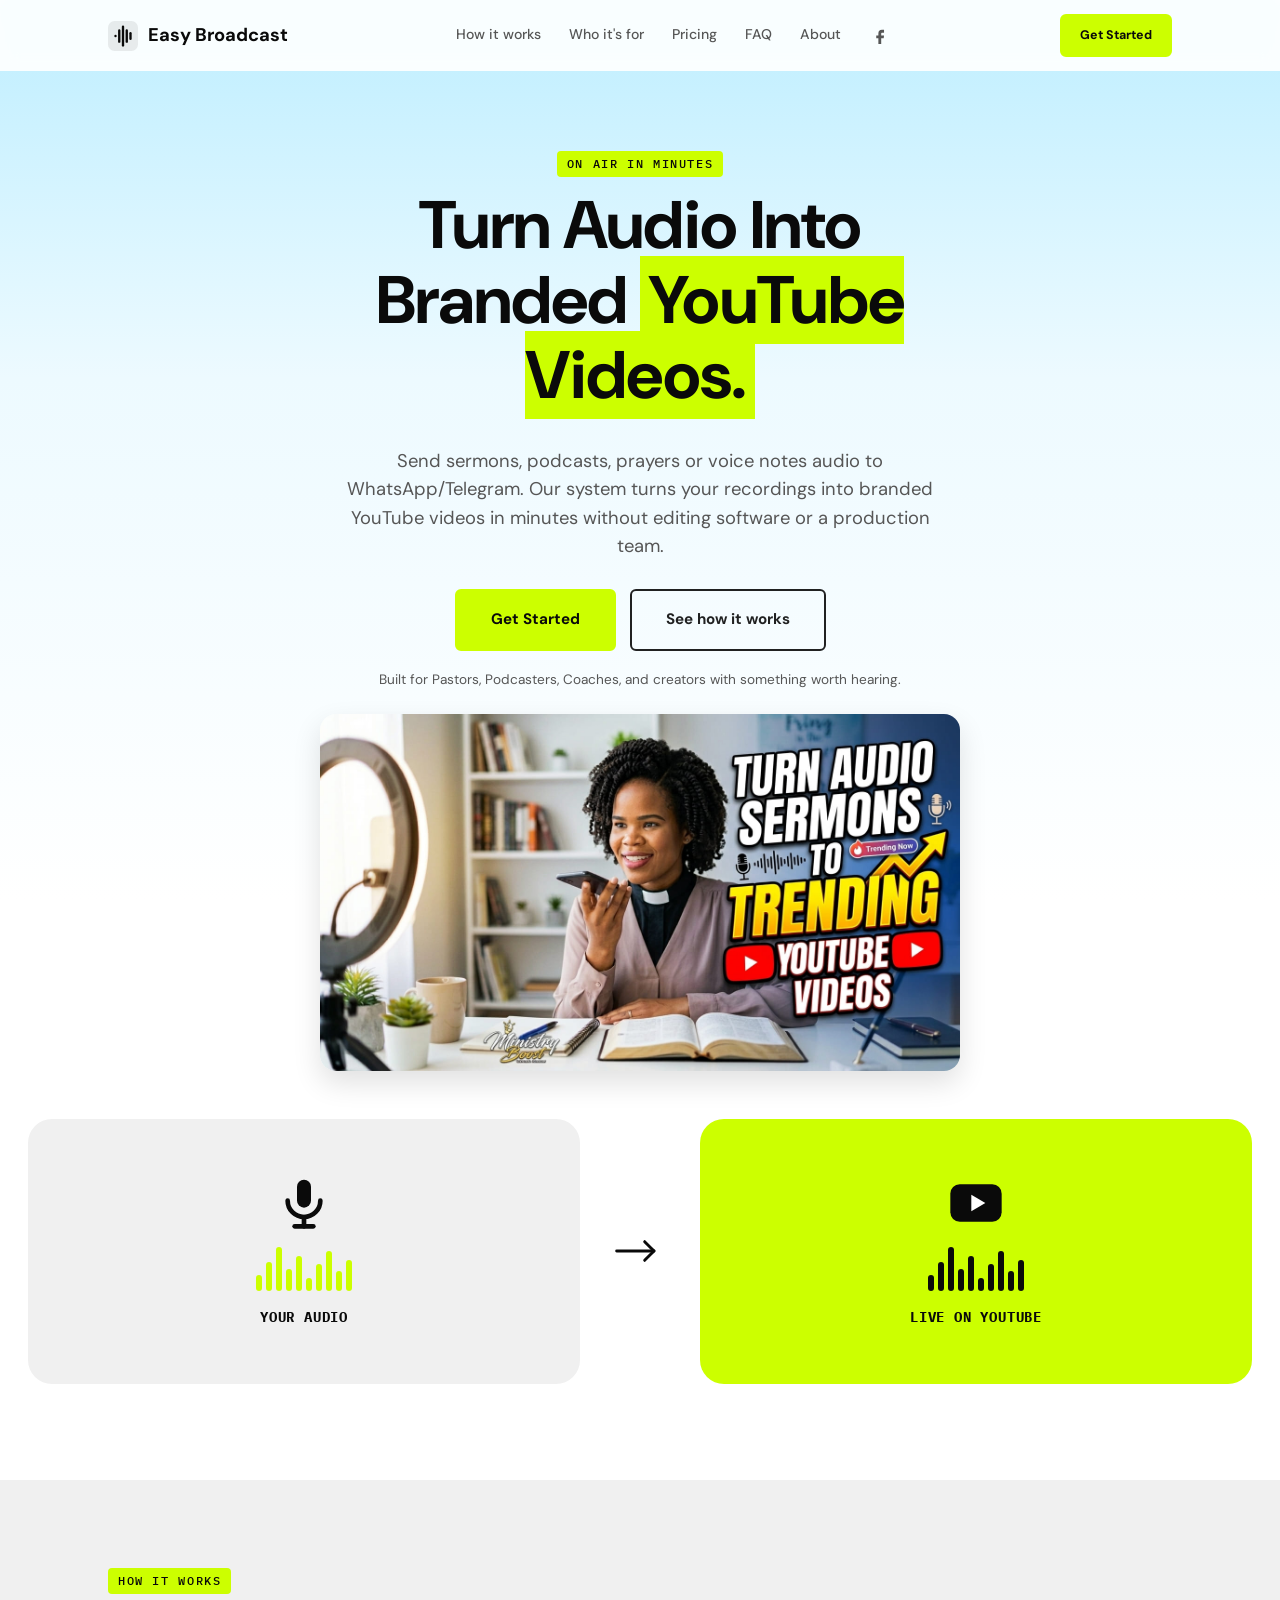
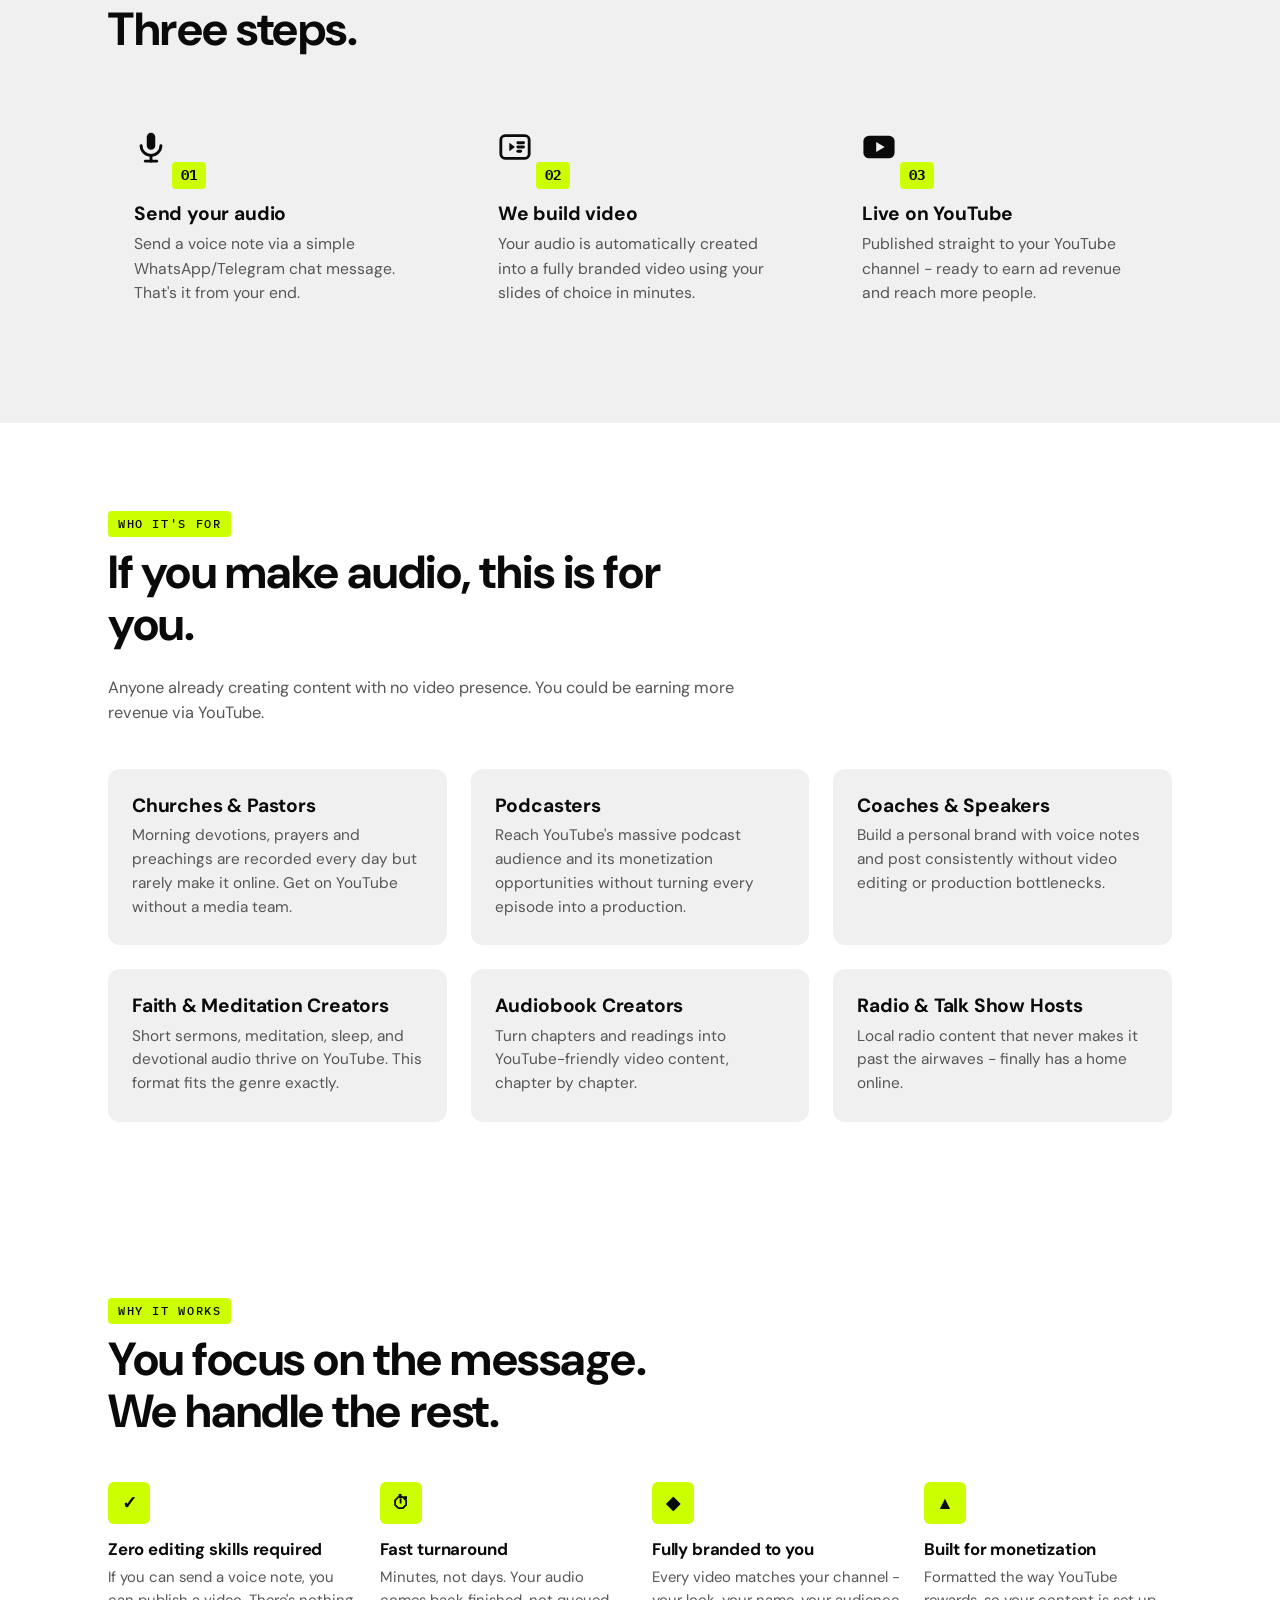
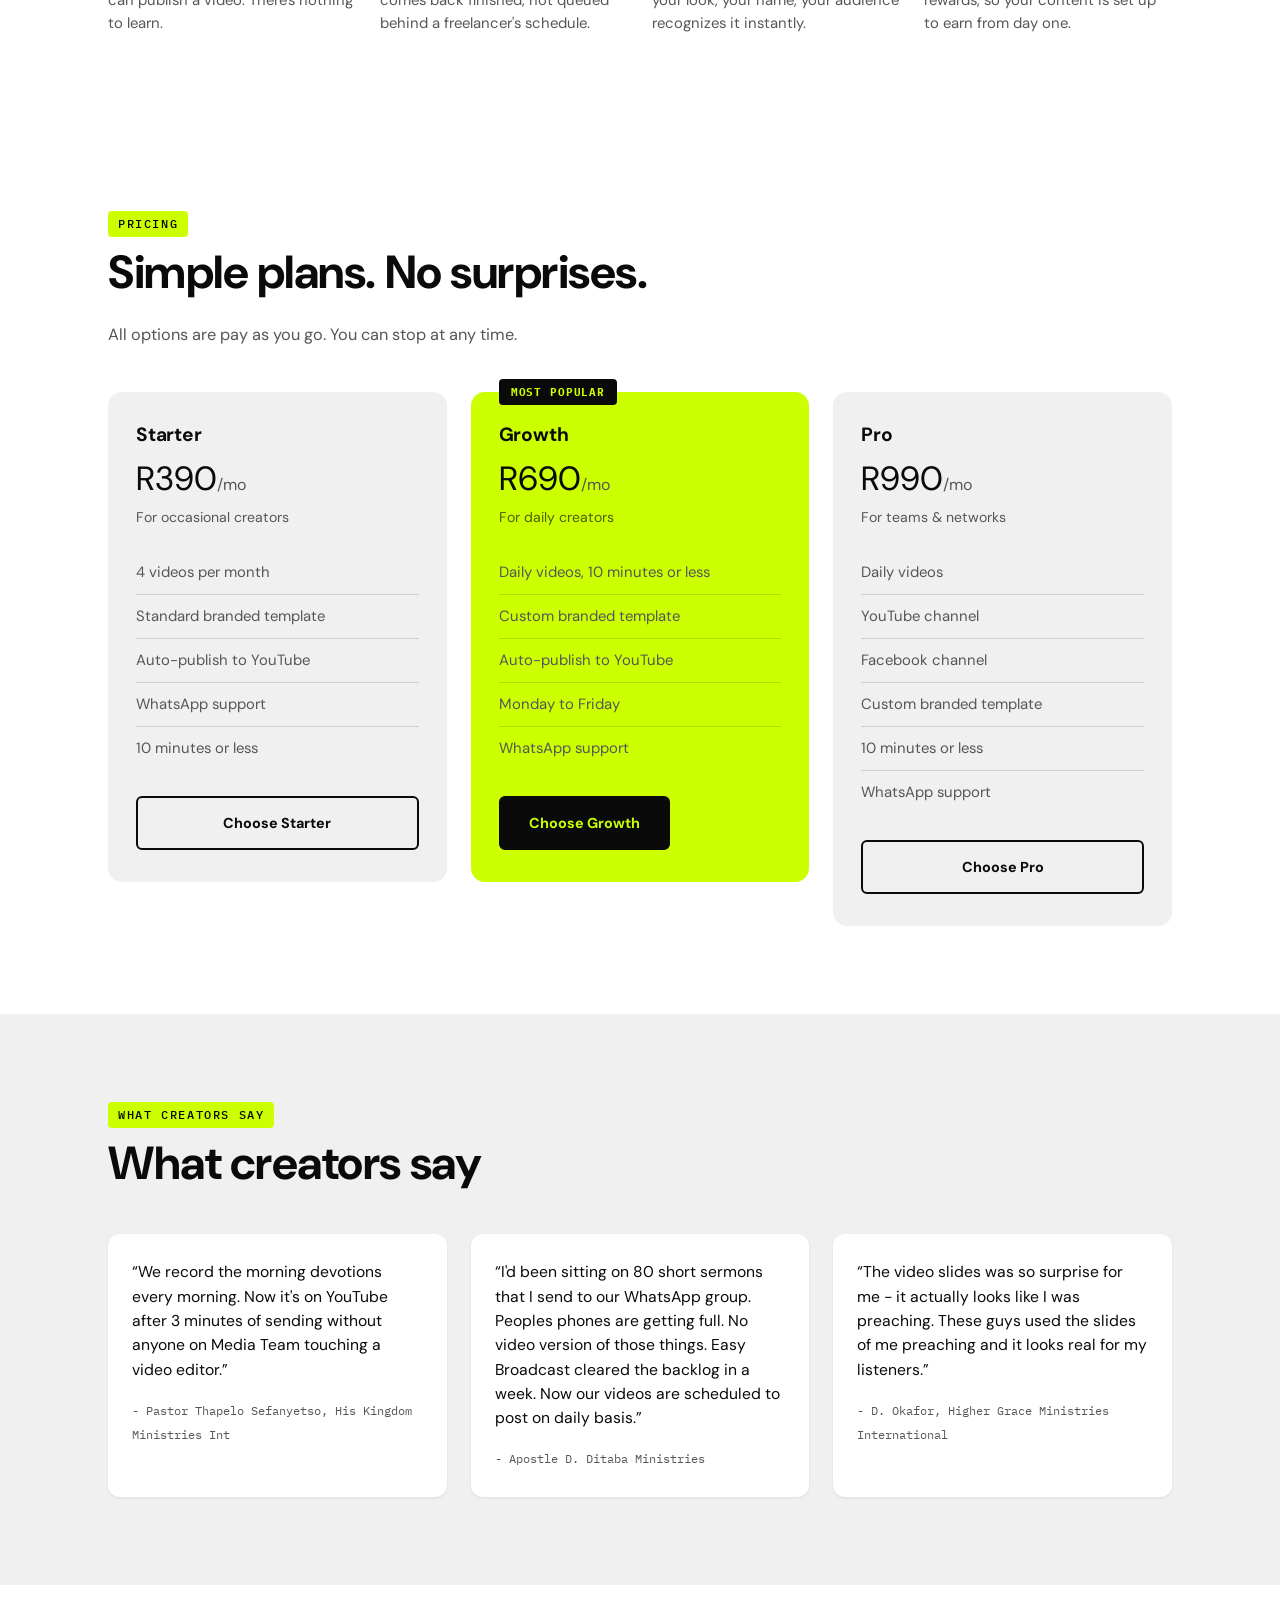
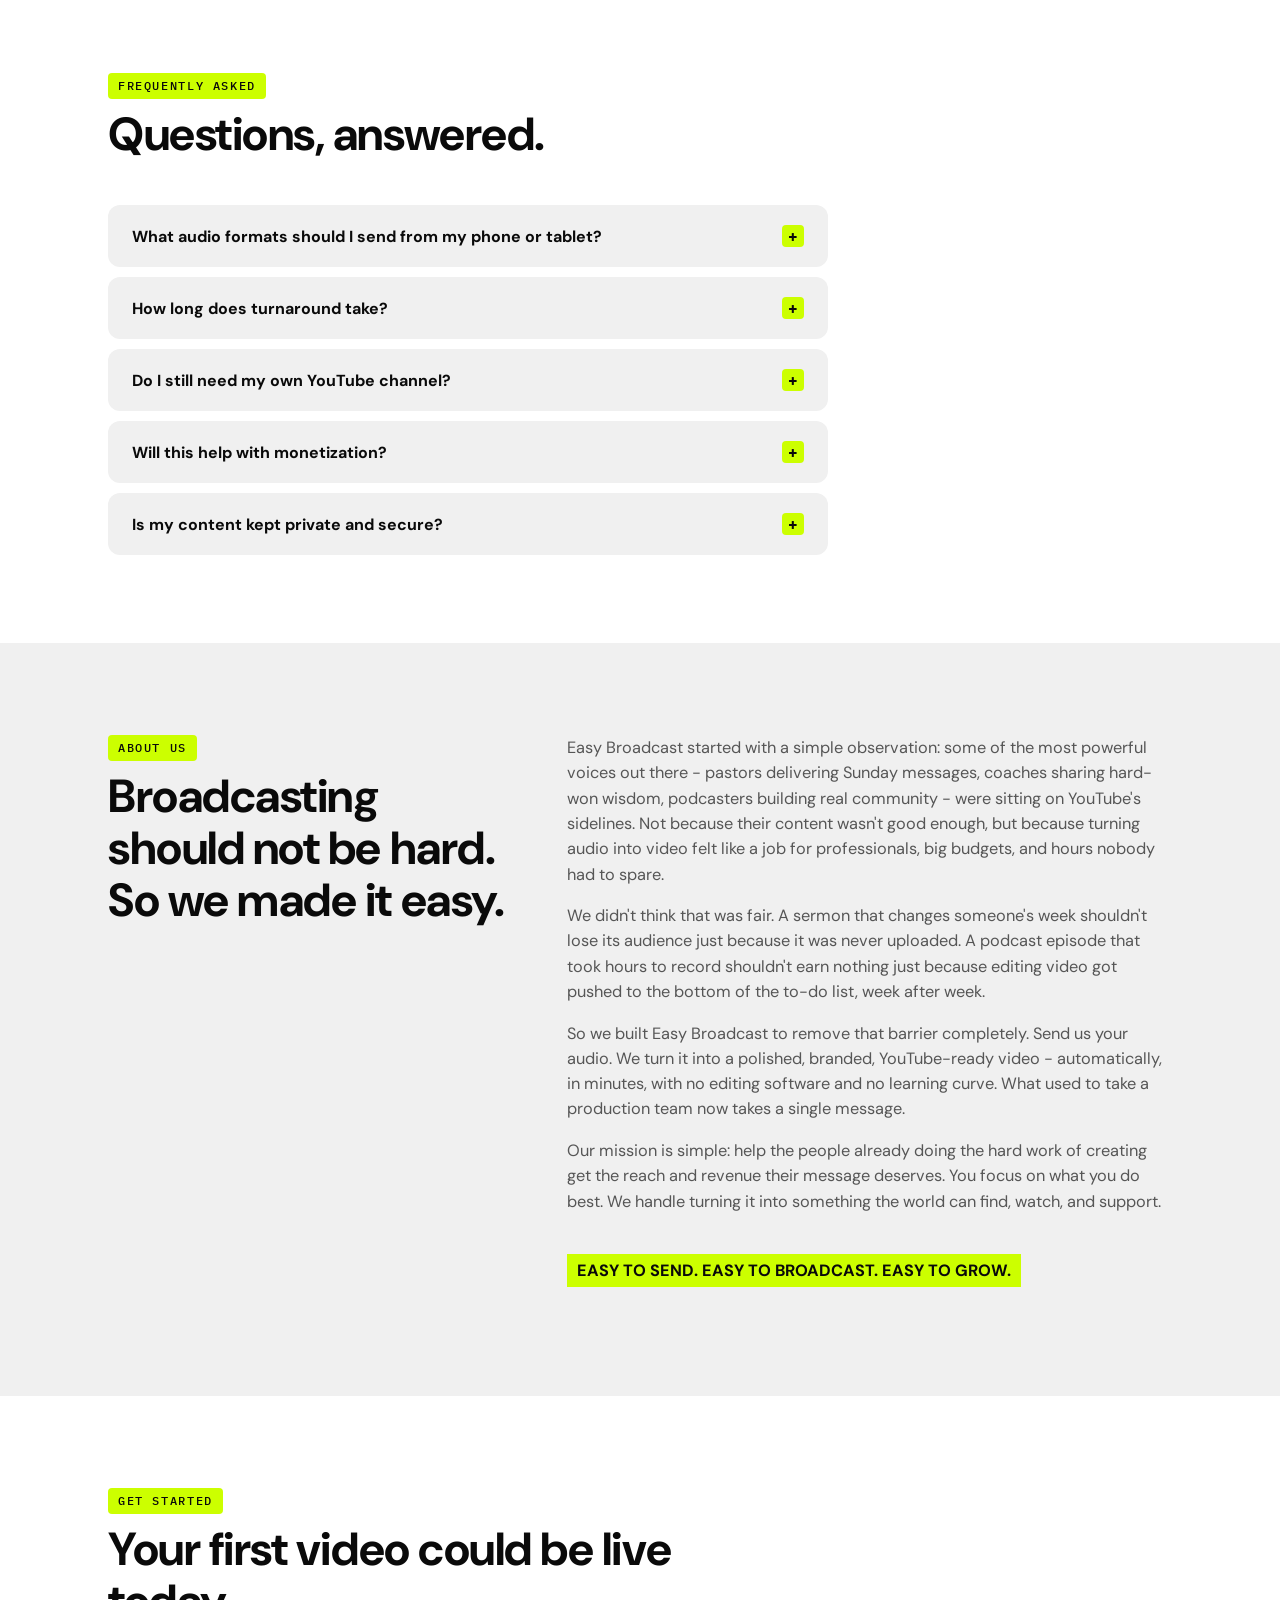
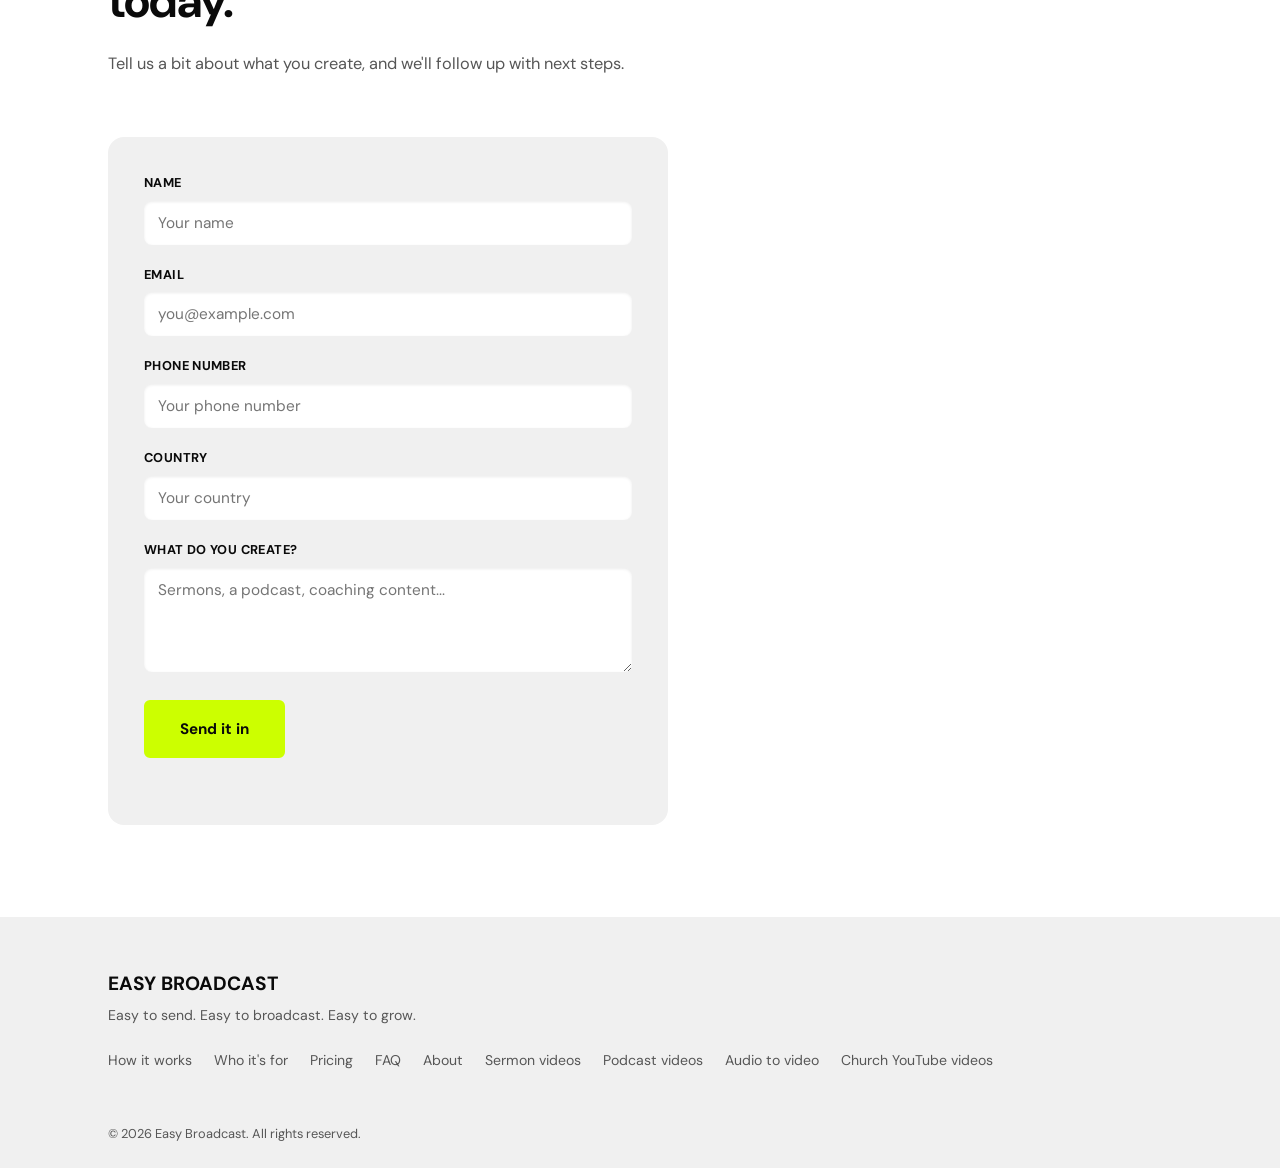
<file: index.html>
<!DOCTYPE html>
<html lang="en">
<head>
<meta charset="UTF-8">
<meta name="viewport" content="width=device-width, initial-scale=1.0">
<title>Turn Audio Into Branded YouTube Videos | Easy Broadcast</title>
<meta name="description" content="Turn sermons, podcasts, prayers, and voice notes into branded YouTube videos with Easy Broadcast. No editing software needed. Publish faster and reach more people.">
<link rel="canonical" href="https://easybroadcast.co.za/">
<meta name="theme-color" content="#0a0a0a">

<!-- Open Graph -->
<meta property="og:title" content="Turn Audio Into Branded YouTube Videos | Easy Broadcast">
<meta property="og:description" content="Turn audio recordings into branded YouTube videos automatically. No editing software. No production bottleneck. Just publish and grow.">
<meta property="og:type" content="website">
<meta property="og:url" content="https://easybroadcast.co.za/">
<meta property="og:image" content="https://easybroadcast.co.za/hero-promo.jpg.jpeg">
<meta property="og:image:alt" content="A minister speaking into a phone to turn sermon audio into a trending YouTube video.">

<script type="application/ld+json">
{
  "@context": "https://schema.org",
  "@graph": [
    {
      "@type": "Organization",
      "@id": "https://easybroadcast.co.za/#organization",
      "name": "Easy Broadcast",
      "url": "https://easybroadcast.co.za/"
    },
    {
      "@type": "Service",
      "@id": "https://easybroadcast.co.za/#service",
      "name": "Audio to YouTube Video Creation",
      "serviceType": "Audio to YouTube video conversion",
      "provider": { "@id": "https://easybroadcast.co.za/#organization" },
      "areaServed": "Worldwide",
      "description": "Turn sermons, podcasts, voice notes, and other audio into branded YouTube videos automatically."
    },
    {
      "@type": "WebPage",
      "@id": "https://easybroadcast.co.za/#webpage",
      "url": "https://easybroadcast.co.za/",
      "name": "Turn Audio Into Branded YouTube Videos | Easy Broadcast",
      "isPartOf": { "@id": "https://easybroadcast.co.za/#website" },
      "image": "https://easybroadcast.co.za/hero-promo.jpg.jpeg"
    },
    {
      "@type": "WebSite",
      "@id": "https://easybroadcast.co.za/#website",
      "url": "https://easybroadcast.co.za/",
      "name": "Easy Broadcast",
      "publisher": { "@id": "https://easybroadcast.co.za/#organization" }
    },
    {
      "@type": "FAQPage",
      "@id": "https://easybroadcast.co.za/#faqpage",
      "mainEntity": [
        {
          "@type": "Question",
          "name": "What audio formats should I send from my phone or tablet?",
          "acceptedAnswer": { "@type": "Answer", "text": "MP3, WAV, M4A, OGG, and voice notes sent directly through chat will all work." }
        },
        {
          "@type": "Question",
          "name": "How long does turnaround take?",
          "acceptedAnswer": { "@type": "Answer", "text": "Once your template is ready, videos are published within 3 minutes of sending the audio." }
        },
        {
          "@type": "Question",
          "name": "Do I still need my own YouTube channel?",
          "acceptedAnswer": { "@type": "Answer", "text": "Yes. Videos are published directly to your existing YouTube channel." }
        }
      ]
    }
  ]
}
</script>

<link rel="icon" type="image/svg+xml" href="favicon.svg">

<!-- Fonts: preconnect + preload for speed -->
<link rel="preconnect" href="https://fonts.googleapis.com">
<link rel="preconnect" href="https://fonts.gstatic.com" crossorigin>
<link href="https://fonts.googleapis.com/css2?family=DM+Sans:wght@400;500;700&family=IBM+Plex+Mono:wght@500;700&display=swap" rel="stylesheet">
<script src="https://challenges.cloudflare.com/turnstile/v0/api.js" async defer></script>
<link rel="stylesheet" href="style.css">
</head>
<body>

<!-- ============ NAV ============ -->
<header class="nav" id="top">
  <div class="wrap nav__inner">
    <a href="#top" class="nav__logo">
      <svg class="nav__mark" viewBox="0 0 64 64" aria-hidden="true">
        <rect width="64" height="64" rx="14" fill="currentColor" opacity="0.08"/>
        <g fill="none" stroke="currentColor" stroke-width="5" stroke-linecap="round">
          <line x1="16" y1="32" x2="16" y2="32"/>
          <line x1="24" y1="20" x2="24" y2="44"/>
          <line x1="32" y1="12" x2="32" y2="52"/>
          <line x1="40" y1="20" x2="40" y2="44"/>
          <line x1="48" y1="26" x2="48" y2="38"/>
        </g>
      </svg>
      Easy Broadcast
    </a>
    <button class="nav__toggle" type="button" aria-expanded="false" aria-controls="site-navigation" aria-label="Open navigation menu">
      <span></span>
      <span></span>
      <span></span>
    </button>
    <nav class="nav__links" id="site-navigation">
      <a href="#how">How it works</a>
      <a href="#who">Who it's for</a>
      <a href="#pricing">Pricing</a>
      <a href="#faq">FAQ</a>
      <a href="#about">About</a>
      <a class="nav__social" href="https://www.facebook.com/easybroadcast" target="_blank" rel="noopener noreferrer" aria-label="Easy Broadcast on Facebook" title="Easy Broadcast on Facebook">
        <svg viewBox="0 0 24 24" aria-hidden="true" focusable="false">
          <path d="M14 8h3V4h-3c-3.3 0-5 1.9-5 5v3H6v4h3v8h4v-8h3.5l.5-4H13V9c0-.7.3-1 1-1Z" fill="currentColor"/>
        </svg>
      </a>
    </nav>
    <a href="#start" class="btn btn--sm btn--amber" data-plan="Starter">Get Started</a>
  </div>
</header>

<main>

  <!-- ============ HERO ============ -->
  <section class="hero">
    <div class="wrap hero__inner">
      <div class="hero__copy reveal">
        <p class="eyebrow">On air in minutes</p>
        <h1 class="hero__headline">Turn Audio Into<br>Branded <span class="ink-amber">YouTube Videos.</span></h1>
        <p class="hero__sub">Send sermons, podcasts, prayers or voice notes audio to WhatsApp/Telegram. Our system turns your recordings into branded YouTube videos in minutes without editing software or a production team.</p>
        <div class="hero__ctas">
          <a href="#start" class="btn btn--amber btn--lg" data-plan="Starter">Get Started</a>
          <a href="#how" class="btn btn--ghost btn--lg">See how it works</a>
        </div>
        <p class="hero__note">Built for Pastors, Podcasters, Coaches, and creators with something worth hearing.</p>
        <a class="hero__promo-link" href="#pricing" aria-label="View pricing">
          <img class="hero__promo-image" src="hero-promo.jpg.jpeg" alt="A minister speaking into a phone to turn sermon audio into a trending YouTube video">
        </a>
      </div>

      <div class="hero__visual reveal" aria-hidden="true">
        <div class="icon-flow">
          <div class="icon-tile">
            <svg class="icon-tile__icon" viewBox="0 0 24 24" fill="none" xmlns="http://www.w3.org/2000/svg">
              <rect x="9" y="2" width="6" height="12" rx="3" fill="currentColor"/>
              <path d="M5 11a7 7 0 0 0 14 0" stroke="currentColor" stroke-width="2" stroke-linecap="round"/>
              <line x1="12" y1="18" x2="12" y2="22" stroke="currentColor" stroke-width="2" stroke-linecap="round"/>
              <line x1="8" y1="22" x2="16" y2="22" stroke="currentColor" stroke-width="2" stroke-linecap="round"/>
            </svg>
            <div class="waveform" id="waveform"></div>
            <p class="icon-tile__label">Your audio</p>
          </div>

          <svg class="icon-flow__arrow" viewBox="0 0 40 24" fill="none" xmlns="http://www.w3.org/2000/svg">
            <line x1="0" y1="12" x2="32" y2="12" stroke="currentColor" stroke-width="2.5" stroke-linecap="round"/>
            <path d="M24 4L32 12L24 20" stroke="currentColor" stroke-width="2.5" stroke-linecap="round" stroke-linejoin="round"/>
          </svg>

          <div class="icon-tile icon-tile--amber">
            <svg class="icon-tile__icon" viewBox="0 0 24 24" fill="none" xmlns="http://www.w3.org/2000/svg">
              <rect x="1" y="4" width="22" height="16" rx="4" fill="currentColor"/>
              <path d="M10 8.5L16 12L10 15.5V8.5Z" fill="var(--paper)"/>
            </svg>
            <div class="waveform" id="waveform-youtube"></div>
            <p class="icon-tile__label">Live on YouTube</p>
          </div>
        </div>
      </div>
    </div>
  </section>
  <!-- ============ HOW IT WORKS ============ -->
  <section id="how" class="how">
    <div class="wrap">
      <div class="section-head reveal">
        <p class="eyebrow">How it works</p>
        <h2>Three steps.</h2>
      </div>

      <ol class="steps">
        <li class="step reveal">
          <svg class="step__icon" viewBox="0 0 24 24" fill="none" xmlns="http://www.w3.org/2000/svg">
            <rect x="9" y="2" width="6" height="12" rx="3" fill="currentColor"/>
            <path d="M5 11a7 7 0 0 0 14 0" stroke="currentColor" stroke-width="2" stroke-linecap="round"/>
            <line x1="12" y1="18" x2="12" y2="22" stroke="currentColor" stroke-width="2" stroke-linecap="round"/>
            <line x1="8" y1="22" x2="16" y2="22" stroke="currentColor" stroke-width="2" stroke-linecap="round"/>
          </svg>
          <span class="step__num">01</span>
          <h3>Send your audio</h3>
          <p>Send a voice note via a simple WhatsApp/Telegram chat message. That's it from your end.</p>
        </li>
        <li class="step reveal">
          <svg class="step__icon" viewBox="0 0 24 24" fill="none" xmlns="http://www.w3.org/2000/svg">
            <rect x="2" y="4" width="20" height="16" rx="3" stroke="currentColor" stroke-width="2"/>
            <path d="M8 9L12 12L8 15V9Z" fill="currentColor"/>
            <line x1="14" y1="9" x2="18" y2="9" stroke="currentColor" stroke-width="2" stroke-linecap="round"/>
            <line x1="14" y1="12" x2="18" y2="12" stroke="currentColor" stroke-width="2" stroke-linecap="round"/>
            <line x1="14" y1="15" x2="16" y2="15" stroke="currentColor" stroke-width="2" stroke-linecap="round"/>
          </svg>
          <span class="step__num">02</span>
          <h3>We build video</h3>
          <p>Your audio is automatically created into a fully branded video using your slides of choice in minutes.</p>
        </li>
        <li class="step reveal">
          <svg class="step__icon" viewBox="0 0 24 24" fill="none" xmlns="http://www.w3.org/2000/svg">
            <rect x="1" y="4" width="22" height="16" rx="4" fill="currentColor"/>
            <path d="M10 8.5L16 12L10 15.5V8.5Z" fill="var(--paper-dim)"/>
          </svg>
          <span class="step__num">03</span>
          <h3>Live on YouTube</h3>
          <p>Published straight to your YouTube channel - ready to earn ad revenue and reach more people.</p>
        </li>
      </ol>
    </div>
  </section>

  <!-- ============ WHO IT'S FOR ============ -->
  <section id="who" class="who">
    <div class="wrap">
      <div class="section-head reveal">
        <p class="eyebrow eyebrow--dark">Who it's for</p>
        <h2>If you make audio, this is for you.</h2>
        <p class="section-lede">Anyone already creating content with no video presence. You could be earning more revenue via YouTube.</p>
      </div>

      <div class="who__grid">
        <div class="who__card reveal">
          <h3>Churches &amp; Pastors</h3>
          <p>Morning devotions, prayers and preachings are recorded every day but rarely make it online. Get on YouTube without a media team.</p>
        </div>
        <div class="who__card reveal">
          <h3>Podcasters</h3>
          <p>Reach YouTube's massive podcast audience and its monetization opportunities without turning every episode into a production.</p>
        </div>
        <div class="who__card reveal">
          <h3>Coaches &amp; Speakers</h3>
          <p>Build a personal brand with voice notes and post consistently without video editing or production bottlenecks.</p>
        </div>
        <div class="who__card reveal">
          <h3>Faith &amp; Meditation Creators</h3>
          <p>Short sermons, meditation, sleep, and devotional audio thrive on YouTube. This format fits the genre exactly.</p>
        </div>
        <div class="who__card reveal">
          <h3>Audiobook Creators</h3>
          <p>Turn chapters and readings into YouTube-friendly video content, chapter by chapter.</p>
        </div>
        <div class="who__card reveal">
          <h3>Radio &amp; Talk Show Hosts</h3>
          <p>Local radio content that never makes it past the airwaves - finally has a home online.</p>
        </div>
      </div>
    </div>
  </section>

  <!-- ============ BENEFITS ============ -->
  <section class="benefits">
    <div class="wrap">
      <div class="section-head reveal">
        <p class="eyebrow">Why it works</p>
        <h2>You focus on the message.<br>We handle the rest.</h2>
      </div>

      <div class="benefits__grid">
        <div class="benefit reveal">
          <div class="benefit__icon">✓</div>
          <h3>Zero editing skills required</h3>
          <p>If you can send a voice note, you can publish a video. There's nothing to learn.</p>
        </div>
        <div class="benefit reveal">
          <div class="benefit__icon">⏱</div>
          <h3>Fast turnaround</h3>
          <p>Minutes, not days. Your audio comes back finished, not queued behind a freelancer's schedule.</p>
        </div>
        <div class="benefit reveal">
          <div class="benefit__icon">◆</div>
          <h3>Fully branded to you</h3>
          <p>Every video matches your channel - your look, your name, your audience recognizes it instantly.</p>
        </div>
        <div class="benefit reveal">
          <div class="benefit__icon">▲</div>
          <h3>Built for monetization</h3>
          <p>Formatted the way YouTube rewards, so your content is set up to earn from day one.</p>
        </div>
      </div>
    </div>
  </section>

  <!-- ============ PRICING ============ -->
  <section id="pricing" class="pricing">
    <div class="wrap">
      <div class="section-head reveal">
        <p class="eyebrow eyebrow--dark">Pricing</p>
        <h2>Simple plans. No surprises.</h2>
        <p class="section-lede">All options are pay as you go. You can stop at any time.</p>
      </div>

      <div class="pricing__grid">
        <div class="plan reveal">
          <h3>Starter</h3>
          <p class="plan__price">R390<span>/mo</span></p>
          <p class="plan__for">For occasional creators</p>
          <ul>
            <li>4 videos per month</li>
            <li>Standard branded template</li>
            <li>Auto-publish to YouTube</li>
            <li>WhatsApp support</li>
            <li>10 minutes or less</li>
          </ul>
          <a href="#start" class="btn btn--outline" data-plan="Starter">Choose Starter</a>
        </div>

        <div class="plan plan--featured reveal">
          <p class="plan__badge">Most popular</p>
          <h3>Growth</h3>
          <p class="plan__price">R690<span>/mo</span></p>
          <p class="plan__for">For daily creators</p>
          <ul>
            <li>Daily videos, 10 minutes or less</li>
            <li>Custom branded template</li>
            <li>Auto-publish to YouTube</li>
            <li>Monday to Friday</li>
            <li>WhatsApp support</li>
          </ul>
          <a href="#start" class="btn btn--amber" data-plan="Growth">Choose Growth</a>
        </div>

        <div class="plan reveal">
          <h3>Pro</h3>
          <p class="plan__price">R990<span>/mo</span></p>
          <p class="plan__for">For teams &amp; networks</p>
          <ul>
            <li>Daily videos</li>
            <li>YouTube channel</li>
            <li>Facebook channel</li>
            <li>Custom branded template</li>
            <li>10 minutes or less</li>
            <li>WhatsApp support</li>
          </ul>
          <a href="#start" class="btn btn--outline" data-plan="Pro">Choose Pro</a>
        </div>
      </div>
    </div>
  </section>

  <!-- ============ TESTIMONIALS ============ -->
  <section class="testimonials">
    <div class="wrap">
      <div class="section-head reveal">
        <p class="eyebrow">What creators say</p>
        <h2>What creators say</h2>
      </div>

      <div class="testimonials__grid">
        <blockquote class="testimonial reveal">
          <p>“We record the morning devotions every morning. Now it's on YouTube after 3 minutes of sending without anyone on Media Team touching a video editor.”</p>
          <cite>- Pastor Thapelo Sefanyetso, His Kingdom Ministries Int</cite>
        </blockquote>
        <blockquote class="testimonial reveal">
          <p>“I'd been sitting on 80 short sermons that I send to our WhatsApp group. Peoples phones are getting full. No video version of those things. Easy Broadcast cleared the backlog in a week. Now our videos are scheduled to post on daily basis.”</p>
          <cite>- Apostle D. Ditaba Ministries</cite>
        </blockquote>
        <blockquote class="testimonial reveal">
          <p>“The video slides was so surprise for me - it actually looks like I was preaching. These guys used the slides of me preaching and it looks real for my listeners.”</p>
          <cite>- D. Okafor, Higher Grace Ministries International</cite>
        </blockquote>
      </div>
    </div>
  </section>

  <!-- ============ FAQ ============ -->
  <section id="faq" class="faq">
    <div class="wrap">
      <div class="section-head reveal">
        <p class="eyebrow eyebrow--dark">Frequently asked</p>
        <h2>Questions, answered.</h2>
      </div>

      <div class="accordion reveal">
        <div class="accordion__item">
          <button class="accordion__trigger" aria-expanded="false">
            <span>What audio formats should I send from my phone or tablet?</span>
            <span class="accordion__icon">+</span>
          </button>
          <div class="accordion__panel">
            <p>MP3, WAV, M4A, OGG, and voice notes sent directly through chat will all work. If you're not sure, just send it - we'll let you know if we need a different format.</p>
          </div>
        </div>
        <div class="accordion__item">
          <button class="accordion__trigger" aria-expanded="false">
            <span>How long does turnaround take?</span>
            <span class="accordion__icon">+</span>
          </button>
          <div class="accordion__panel">
            <p>We charge a flat R600 to create a video template. Once your template is ready, videos are published within 3 minutes of sending the audio.</p>
          </div>
        </div>
        <div class="accordion__item">
          <button class="accordion__trigger" aria-expanded="false">
            <span>Do I still need my own YouTube channel?</span>
            <span class="accordion__icon">+</span>
          </button>
          <div class="accordion__panel">
            <p>Yes - videos are published directly to your existing channel, not ours. So your monetization, subscribers, and history stay exactly where they are.</p>
          </div>
        </div>
        <div class="accordion__item">
          <button class="accordion__trigger" aria-expanded="false">
            <span>Will this help with monetization?</span>
            <span class="accordion__icon">+</span>
          </button>
          <div class="accordion__panel">
            <p>Every video is formatted the way YouTube favors for watch time and discovery, which supports meeting monetization requirements faster than audio-only uploads.</p>
          </div>
        </div>
        <div class="accordion__item">
          <button class="accordion__trigger" aria-expanded="false">
            <span>Is my content kept private and secure?</span>
            <span class="accordion__icon">+</span>
          </button>
          <div class="accordion__panel">
            <p>Your audio is only used to produce your video. It's never shared, sold, or repurposed for anyone else's content.</p>
          </div>
        </div>
      </div>
    </div>
  </section>

  <!-- ============ ABOUT ============ -->
  <section id="about" class="about">
    <div class="wrap about__inner">
      <div class="section-head reveal">
        <p class="eyebrow">About us</p>
        <h2>Broadcasting should not be hard.<br>So we made it easy.</h2>
      </div>
      <div class="about__copy reveal">
        <p>Easy Broadcast started with a simple observation: some of the most powerful voices out there - pastors delivering Sunday messages, coaches sharing hard-won wisdom, podcasters building real community - were sitting on YouTube's sidelines. Not because their content wasn't good enough, but because turning audio into video felt like a job for professionals, big budgets, and hours nobody had to spare.</p>
        <p>We didn't think that was fair. A sermon that changes someone's week shouldn't lose its audience just because it was never uploaded. A podcast episode that took hours to record shouldn't earn nothing just because editing video got pushed to the bottom of the to-do list, week after week.</p>
        <p>So we built Easy Broadcast to remove that barrier completely. Send us your audio. We turn it into a polished, branded, YouTube-ready video - automatically, in minutes, with no editing software and no learning curve. What used to take a production team now takes a single message.</p>
        <p>Our mission is simple: help the people already doing the hard work of creating get the reach and revenue their message deserves. You focus on what you do best. We handle turning it into something the world can find, watch, and support.</p>
        <p class="about__sign">Easy to send. Easy to broadcast. Easy to grow.</p>
      </div>
    </div>
  </section>

  <!-- ============ FINAL CTA / FORM ============ -->
  <section id="start" class="cta">
    <div class="wrap cta__inner">
      <div class="section-head reveal">
        <p class="eyebrow">Get started</p>
        <h2>Your first video could be live today.</h2>
        <p class="section-lede">Tell us a bit about what you create, and we'll follow up with next steps.</p>
      </div>

      <form class="form reveal" id="signup-form" action="#" method="post">
        <input type="hidden" name="_subject" id="form-subject" value="Easy Broadcast Form">
        <input type="hidden" name="tab" value="EasyBroadcast">
        <input type="hidden" name="sheet" value="EasyBroadcast">
        <div class="form__row">
          <label for="name">Name</label>
          <input type="text" id="name" name="name" placeholder="Your name" autocomplete="name" required>
        </div>
        <div class="form__row">
          <label for="email">Email</label>
          <input type="email" id="email" name="email" placeholder="you@example.com" autocomplete="email" required>
        </div>
        <div class="form__row">
          <label for="phone">Phone number</label>
          <input type="tel" id="phone" name="phone" placeholder="Your phone number" autocomplete="tel" required>
        </div>
        <div class="form__row">
          <label for="country">Country</label>
          <input type="text" id="country" name="country" placeholder="Your country" autocomplete="country-name" required>
        </div>
        <input type="hidden" id="locality" name="locality">
        <div class="form__row">
          <label for="message">What do you create?</label>
          <textarea id="message" name="message" rows="4" placeholder="Sermons, a podcast, coaching content..."></textarea>
        </div>
        <div class="cf-turnstile" data-sitekey="0x4AAAAAAEs4vwBpKXcVPJgG" data-action="signup"></div>
        <button type="submit" class="btn btn--amber btn--lg">Send it in</button>
        <p class="form__note" id="form-note" role="status" aria-live="polite"></p>
      </form>
    </div>
  </section>

</main>

<!-- ============ FOOTER ============ -->
<footer class="footer">
  <div class="wrap footer__inner">
    <div class="footer__brand">
      <p class="footer__logo">Easy Broadcast</p>
      <p class="footer__tag">Easy to send. Easy to broadcast. Easy to grow.</p>
    </div>
    <nav class="footer__links">
      <a href="#how">How it works</a>
      <a href="#who">Who it's for</a>
      <a href="#pricing">Pricing</a>
      <a href="#faq">FAQ</a>
      <a href="#about">About</a>
      <a href="sermon-to-youtube-video.html">Sermon videos</a>
      <a href="podcast-to-youtube-video.html">Podcast videos</a>
      <a href="audio-to-video.html">Audio to video</a>
      <a href="youtube-video-creation-for-churches.html">Church YouTube videos</a>
    </nav>
  </div>
  <div class="wrap">
    <p class="footer__copy">© <span id="year"></span> Easy Broadcast. All rights reserved.</p>
  </div>
</footer>

<script src="script.js"></script>
</body>
</html>
</file>
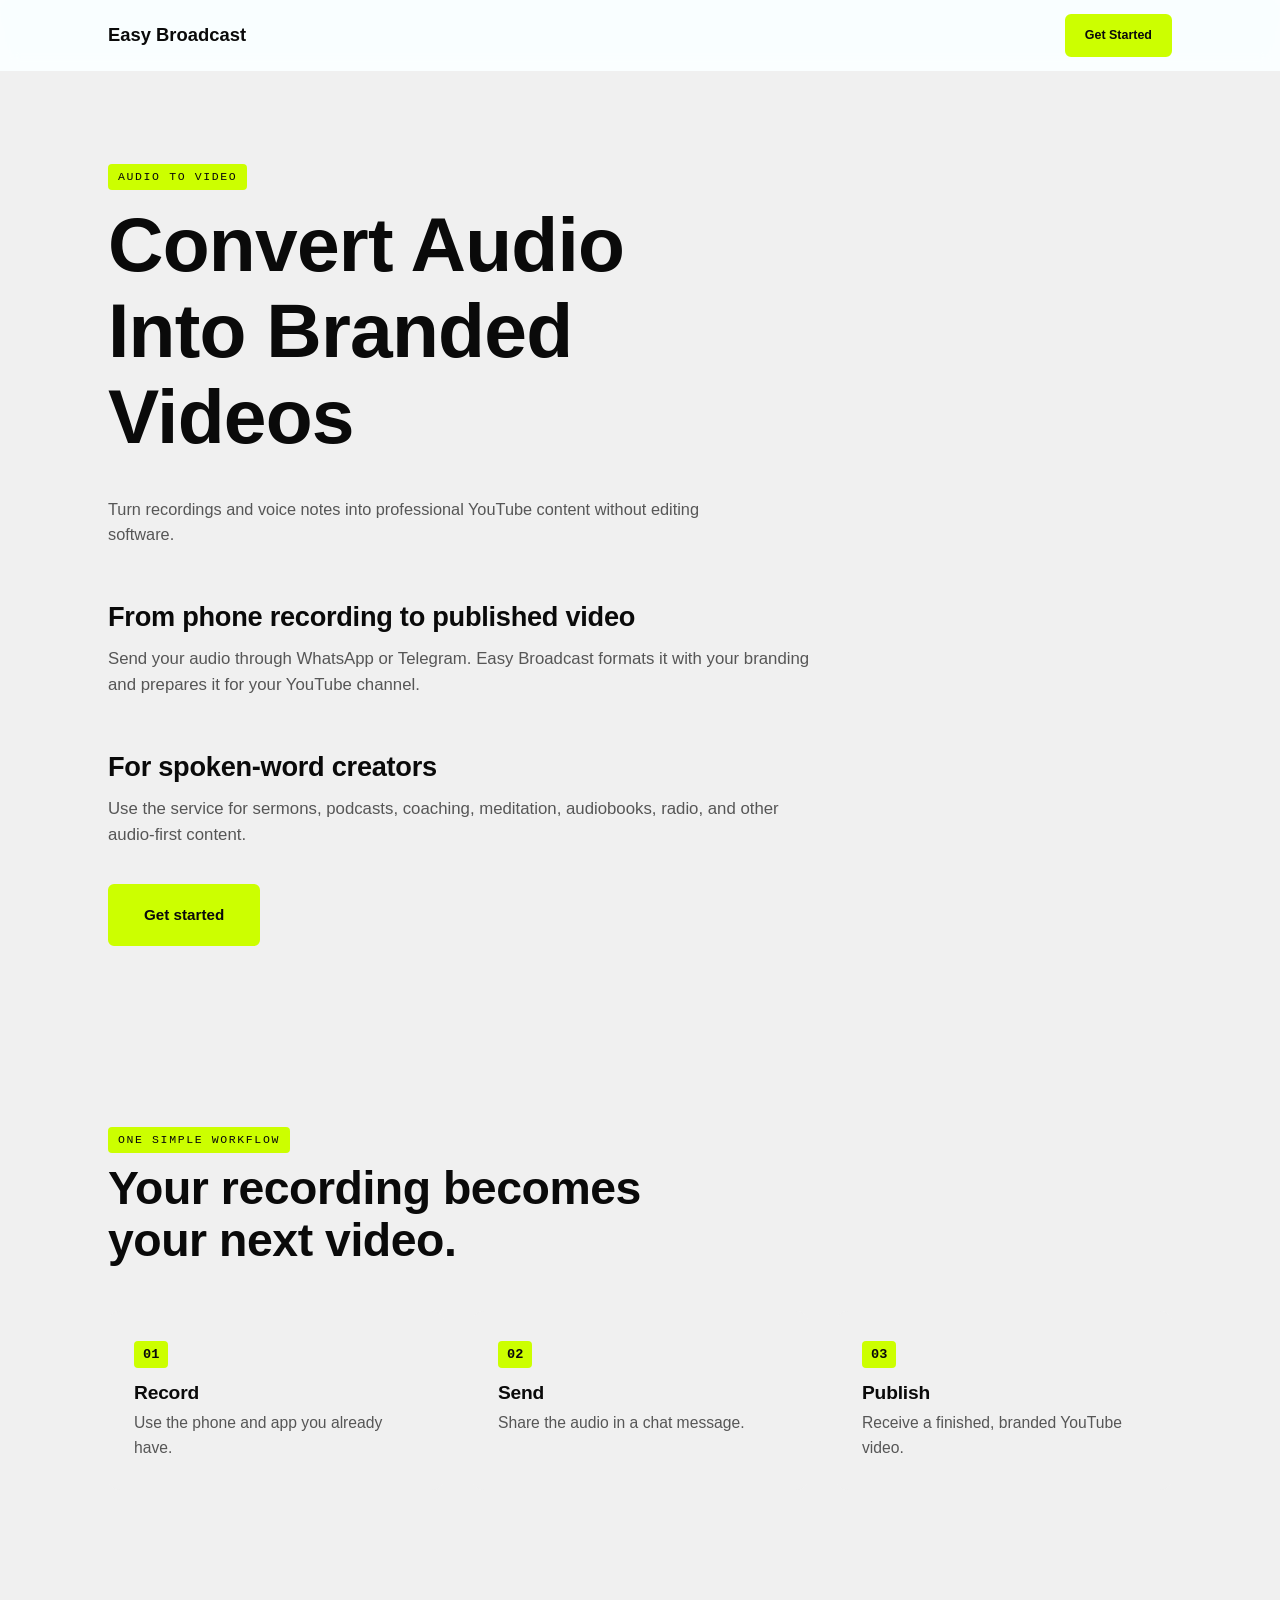
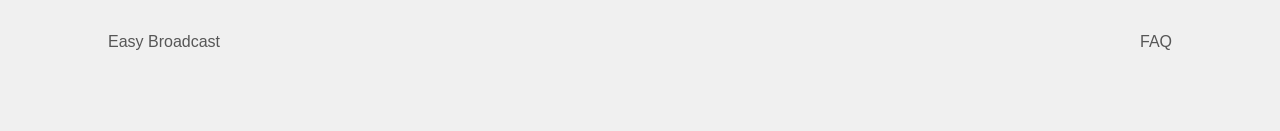
<file: audio-to-video.html>
<!DOCTYPE html>
<html lang="en">
<head>
<meta charset="UTF-8">
<meta name="viewport" content="width=device-width, initial-scale=1.0">
<title>Audio to Video Conversion Service | Easy Broadcast</title>
<meta name="description" content="Convert voice notes, audio recordings, and spoken content into branded videos for YouTube. No editing software or video skills required.">
<link rel="canonical" href="https://easybroadcast.co.za/audio-to-video.html">
<meta property="og:title" content="Audio to Video Conversion Service | Easy Broadcast">
<meta property="og:description" content="Turn audio recordings into branded YouTube videos automatically, without editing software.">
<meta property="og:type" content="website">
<meta property="og:url" content="https://easybroadcast.co.za/audio-to-video.html">
<meta property="og:image" content="https://easybroadcast.co.za/hero-promo.jpg.jpeg">
<script type="application/ld+json">
{
  "@context": "https://schema.org",
  "@type": "Service",
  "name": "Audio to Video Conversion Service",
  "serviceType": "Audio to video conversion",
  "provider": { "@type": "Organization", "name": "Easy Broadcast", "url": "https://easybroadcast.co.za/" },
  "url": "https://easybroadcast.co.za/audio-to-video.html",
  "description": "Convert voice notes, audio recordings, and spoken content into branded videos for YouTube."
}
</script>
<link rel="stylesheet" href="style.css">
</head>
<body>
<header class="nav"><div class="wrap nav__inner"><a href="index.html#top" class="nav__logo">Easy Broadcast</a><a href="index.html#start" class="btn btn--sm btn--amber">Get Started</a></div></header>
<main>
<section class="about seo-page"><div class="wrap"><div class="section-head"><p class="eyebrow">Audio to video</p><h1>Convert Audio Into Branded Videos</h1><p class="section-lede">Turn recordings and voice notes into professional YouTube content without editing software.</p></div><div class="seo-page__copy"><h2>From phone recording to published video</h2><p>Send your audio through WhatsApp or Telegram. Easy Broadcast formats it with your branding and prepares it for your YouTube channel.</p><h2>For spoken-word creators</h2><p>Use the service for sermons, podcasts, coaching, meditation, audiobooks, radio, and other audio-first content.</p><a href="index.html#start" class="btn btn--amber btn--lg">Get started</a></div></div></section>
<section class="how"><div class="wrap"><div class="section-head"><p class="eyebrow">One simple workflow</p><h2>Your recording becomes your next video.</h2></div><ol class="steps"><li class="step"><span class="step__num">01</span><h3>Record</h3><p>Use the phone and app you already have.</p></li><li class="step"><span class="step__num">02</span><h3>Send</h3><p>Share the audio in a chat message.</p></li><li class="step"><span class="step__num">03</span><h3>Publish</h3><p>Receive a finished, branded YouTube video.</p></li></ol></div></section>
</main>
<footer class="footer"><div class="wrap footer__inner"><a href="index.html">Easy Broadcast</a><a href="index.html#faq">FAQ</a></div></footer>
</body>
</html>
</file>
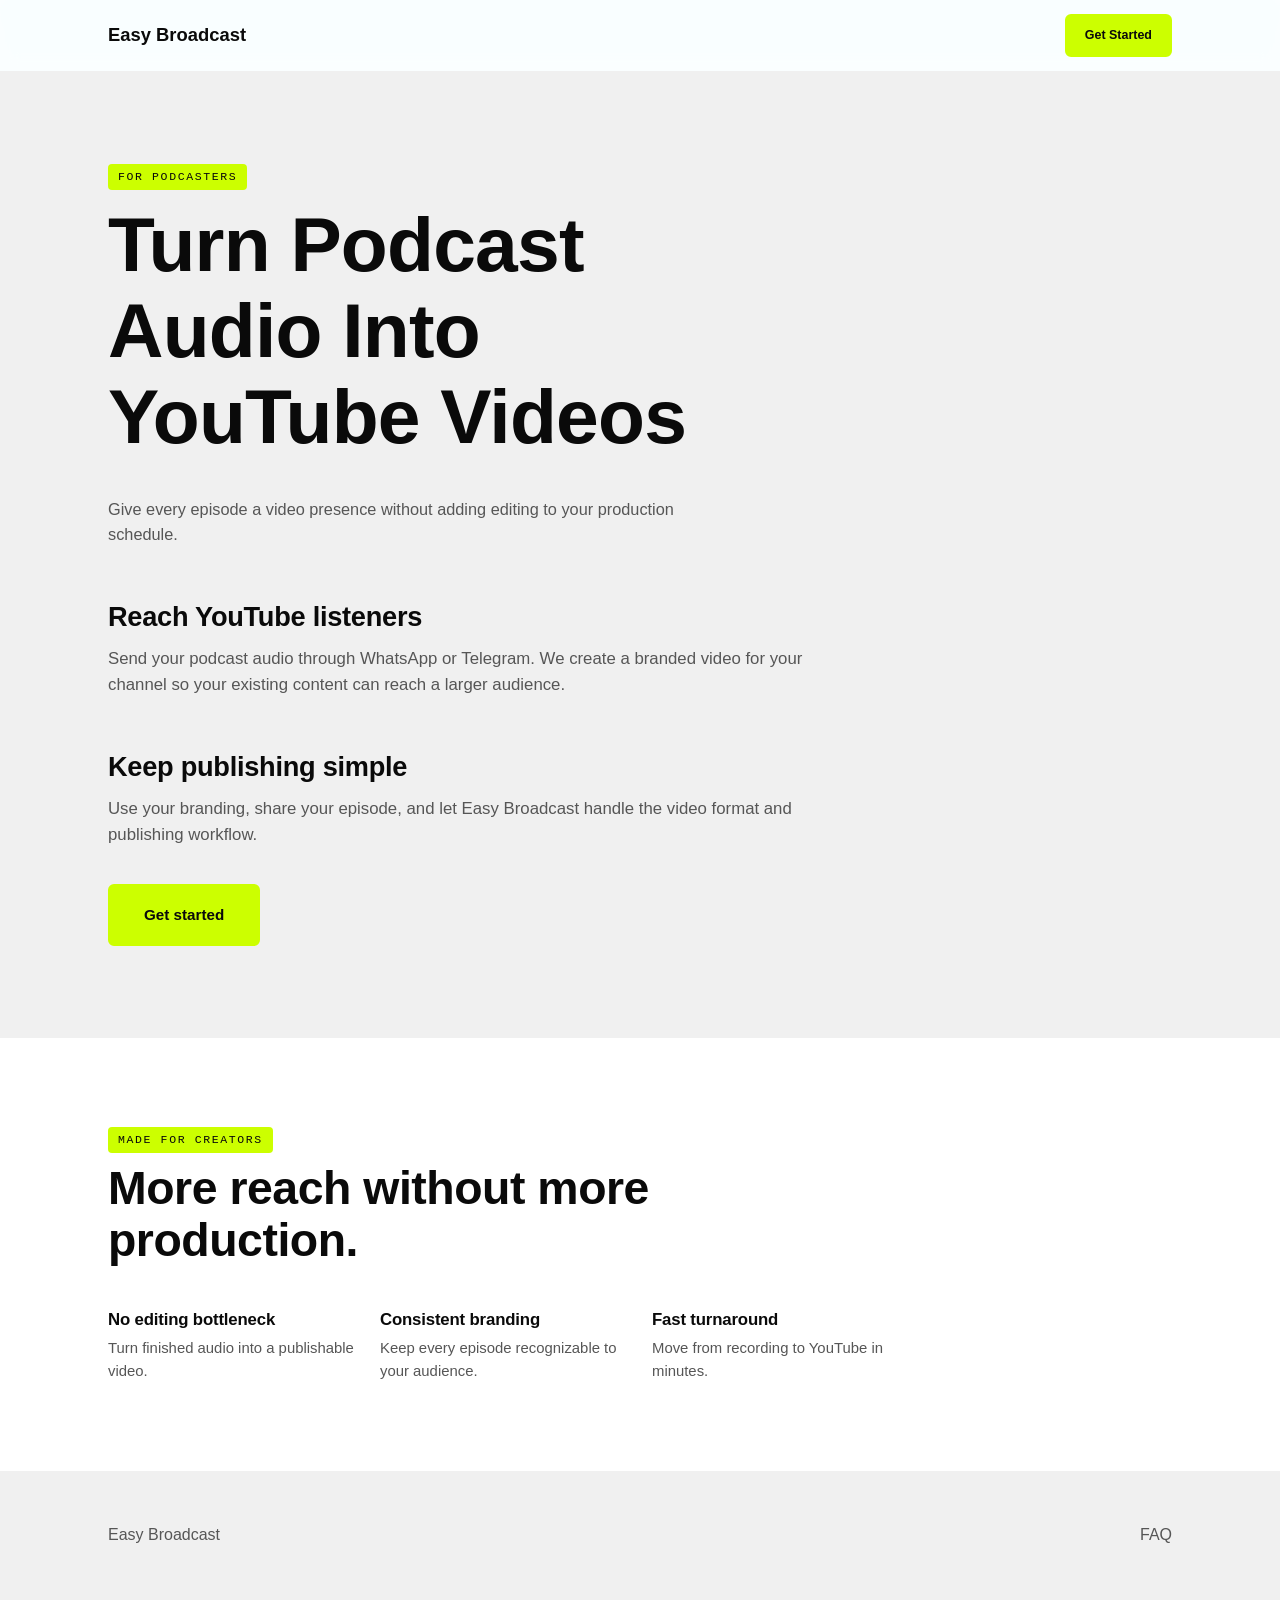
<file: podcast-to-youtube-video.html>
<!DOCTYPE html>
<html lang="en">
<head>
<meta charset="UTF-8">
<meta name="viewport" content="width=device-width, initial-scale=1.0">
<title>Podcast Audio to YouTube Video | Easy Broadcast</title>
<meta name="description" content="Convert podcast audio into branded YouTube videos automatically. Reach the YouTube podcast audience without learning video editing.">
<link rel="canonical" href="https://easybroadcast.co.za/podcast-to-youtube-video.html">
<meta property="og:title" content="Podcast Audio to YouTube Video | Easy Broadcast">
<meta property="og:description" content="Turn podcast episodes into branded YouTube videos and reach more listeners without editing.">
<meta property="og:type" content="website">
<meta property="og:url" content="https://easybroadcast.co.za/podcast-to-youtube-video.html">
<meta property="og:image" content="https://easybroadcast.co.za/hero-promo.jpg.jpeg">
<script type="application/ld+json">
{
  "@context": "https://schema.org",
  "@type": "Service",
  "name": "Podcast Audio to YouTube Video Service",
  "serviceType": "Podcast video creation",
  "provider": { "@type": "Organization", "name": "Easy Broadcast", "url": "https://easybroadcast.co.za/" },
  "url": "https://easybroadcast.co.za/podcast-to-youtube-video.html",
  "description": "Convert podcast audio into branded YouTube videos automatically."
}
</script>
<link rel="stylesheet" href="style.css">
</head>
<body>
<header class="nav"><div class="wrap nav__inner"><a href="index.html#top" class="nav__logo">Easy Broadcast</a><a href="index.html#start" class="btn btn--sm btn--amber">Get Started</a></div></header>
<main>
<section class="about seo-page"><div class="wrap"><div class="section-head"><p class="eyebrow">For podcasters</p><h1>Turn Podcast Audio Into YouTube Videos</h1><p class="section-lede">Give every episode a video presence without adding editing to your production schedule.</p></div><div class="seo-page__copy"><h2>Reach YouTube listeners</h2><p>Send your podcast audio through WhatsApp or Telegram. We create a branded video for your channel so your existing content can reach a larger audience.</p><h2>Keep publishing simple</h2><p>Use your branding, share your episode, and let Easy Broadcast handle the video format and publishing workflow.</p><a href="index.html#start" class="btn btn--amber btn--lg">Get started</a></div></div></section>
<section class="benefits"><div class="wrap"><div class="section-head"><p class="eyebrow">Made for creators</p><h2>More reach without more production.</h2></div><div class="benefits__grid"><div class="benefit"><h3>No editing bottleneck</h3><p>Turn finished audio into a publishable video.</p></div><div class="benefit"><h3>Consistent branding</h3><p>Keep every episode recognizable to your audience.</p></div><div class="benefit"><h3>Fast turnaround</h3><p>Move from recording to YouTube in minutes.</p></div></div></div></section>
</main>
<footer class="footer"><div class="wrap footer__inner"><a href="index.html">Easy Broadcast</a><a href="index.html#faq">FAQ</a></div></footer>
</body>
</html>
</file>
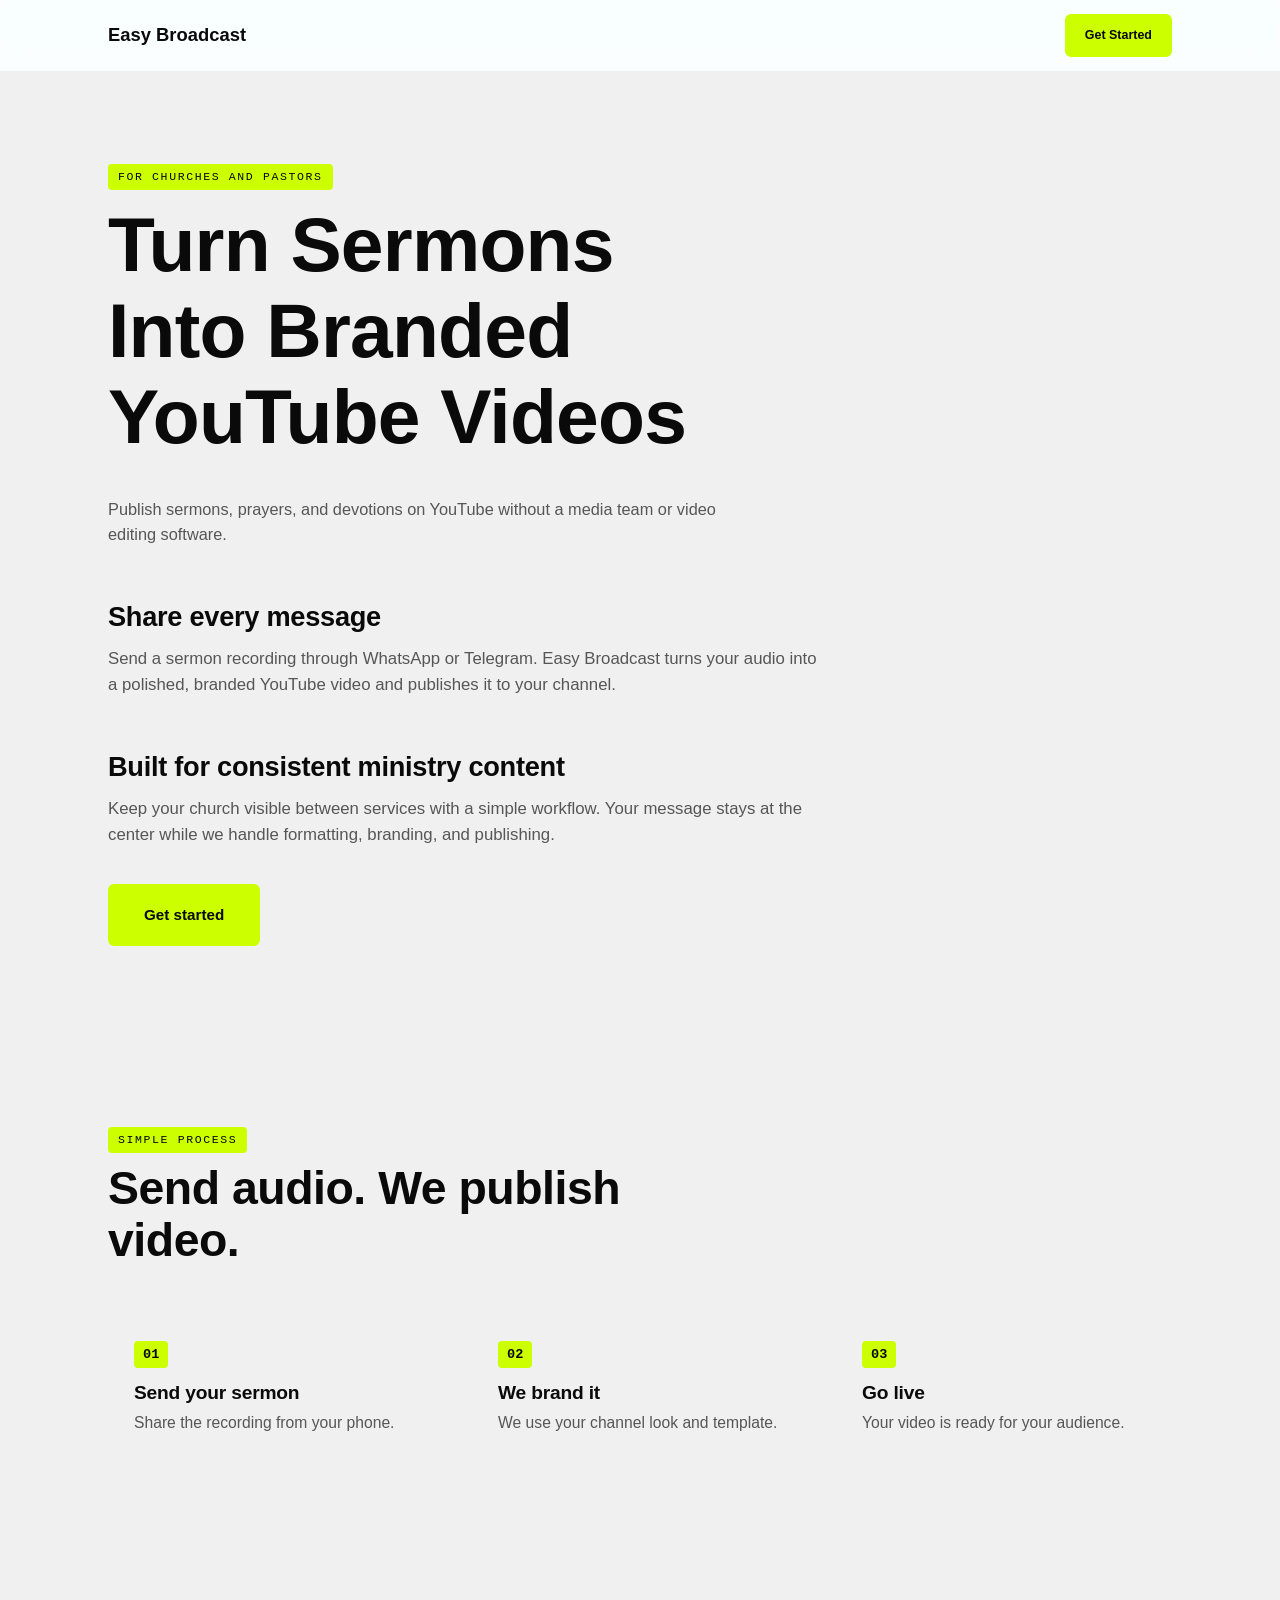
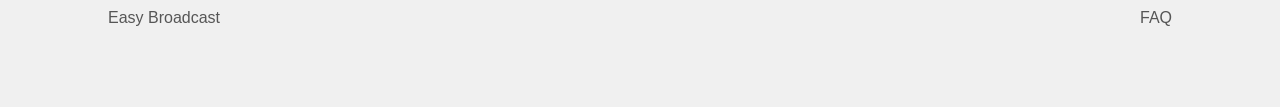
<file: sermon-to-youtube-video.html>
<!DOCTYPE html>
<html lang="en">
<head>
<meta charset="UTF-8">
<meta name="viewport" content="width=device-width, initial-scale=1.0">
<title>Sermon to YouTube Video Service | Easy Broadcast</title>
<meta name="description" content="Turn recorded sermons, prayers, and devotions into branded YouTube videos without editing. Easy Broadcast helps churches publish consistently.">
<link rel="canonical" href="https://easybroadcast.co.za/sermon-to-youtube-video.html">
<meta property="og:title" content="Sermon to YouTube Video Service | Easy Broadcast">
<meta property="og:description" content="Publish branded sermon videos on YouTube without a media team or video editing software.">
<meta property="og:type" content="website">
<meta property="og:url" content="https://easybroadcast.co.za/sermon-to-youtube-video.html">
<meta property="og:image" content="https://easybroadcast.co.za/hero-promo.jpg.jpeg">
<script type="application/ld+json">
{
  "@context": "https://schema.org",
  "@type": "Service",
  "name": "Sermon to YouTube Video Service",
  "serviceType": "Church sermon video creation",
  "provider": { "@type": "Organization", "name": "Easy Broadcast", "url": "https://easybroadcast.co.za/" },
  "url": "https://easybroadcast.co.za/sermon-to-youtube-video.html",
  "description": "Turn recorded sermons, prayers, and devotions into branded YouTube videos without editing."
}
</script>
<link rel="stylesheet" href="style.css">
</head>
<body>
<header class="nav"><div class="wrap nav__inner"><a href="index.html#top" class="nav__logo">Easy Broadcast</a><a href="index.html#start" class="btn btn--sm btn--amber">Get Started</a></div></header>
<main>
<section class="about seo-page"><div class="wrap"><div class="section-head"><p class="eyebrow">For churches and pastors</p><h1>Turn Sermons Into Branded YouTube Videos</h1><p class="section-lede">Publish sermons, prayers, and devotions on YouTube without a media team or video editing software.</p></div><div class="seo-page__copy"><h2>Share every message</h2><p>Send a sermon recording through WhatsApp or Telegram. Easy Broadcast turns your audio into a polished, branded YouTube video and publishes it to your channel.</p><h2>Built for consistent ministry content</h2><p>Keep your church visible between services with a simple workflow. Your message stays at the center while we handle formatting, branding, and publishing.</p><a href="index.html#start" class="btn btn--amber btn--lg">Get started</a></div></div></section>
<section class="how"><div class="wrap"><div class="section-head"><p class="eyebrow">Simple process</p><h2>Send audio. We publish video.</h2></div><ol class="steps"><li class="step"><span class="step__num">01</span><h3>Send your sermon</h3><p>Share the recording from your phone.</p></li><li class="step"><span class="step__num">02</span><h3>We brand it</h3><p>We use your channel look and template.</p></li><li class="step"><span class="step__num">03</span><h3>Go live</h3><p>Your video is ready for your audience.</p></li></ol></div></section>
</main>
<footer class="footer"><div class="wrap footer__inner"><a href="index.html">Easy Broadcast</a><a href="index.html#faq">FAQ</a></div></footer>
</body>
</html>
</file>
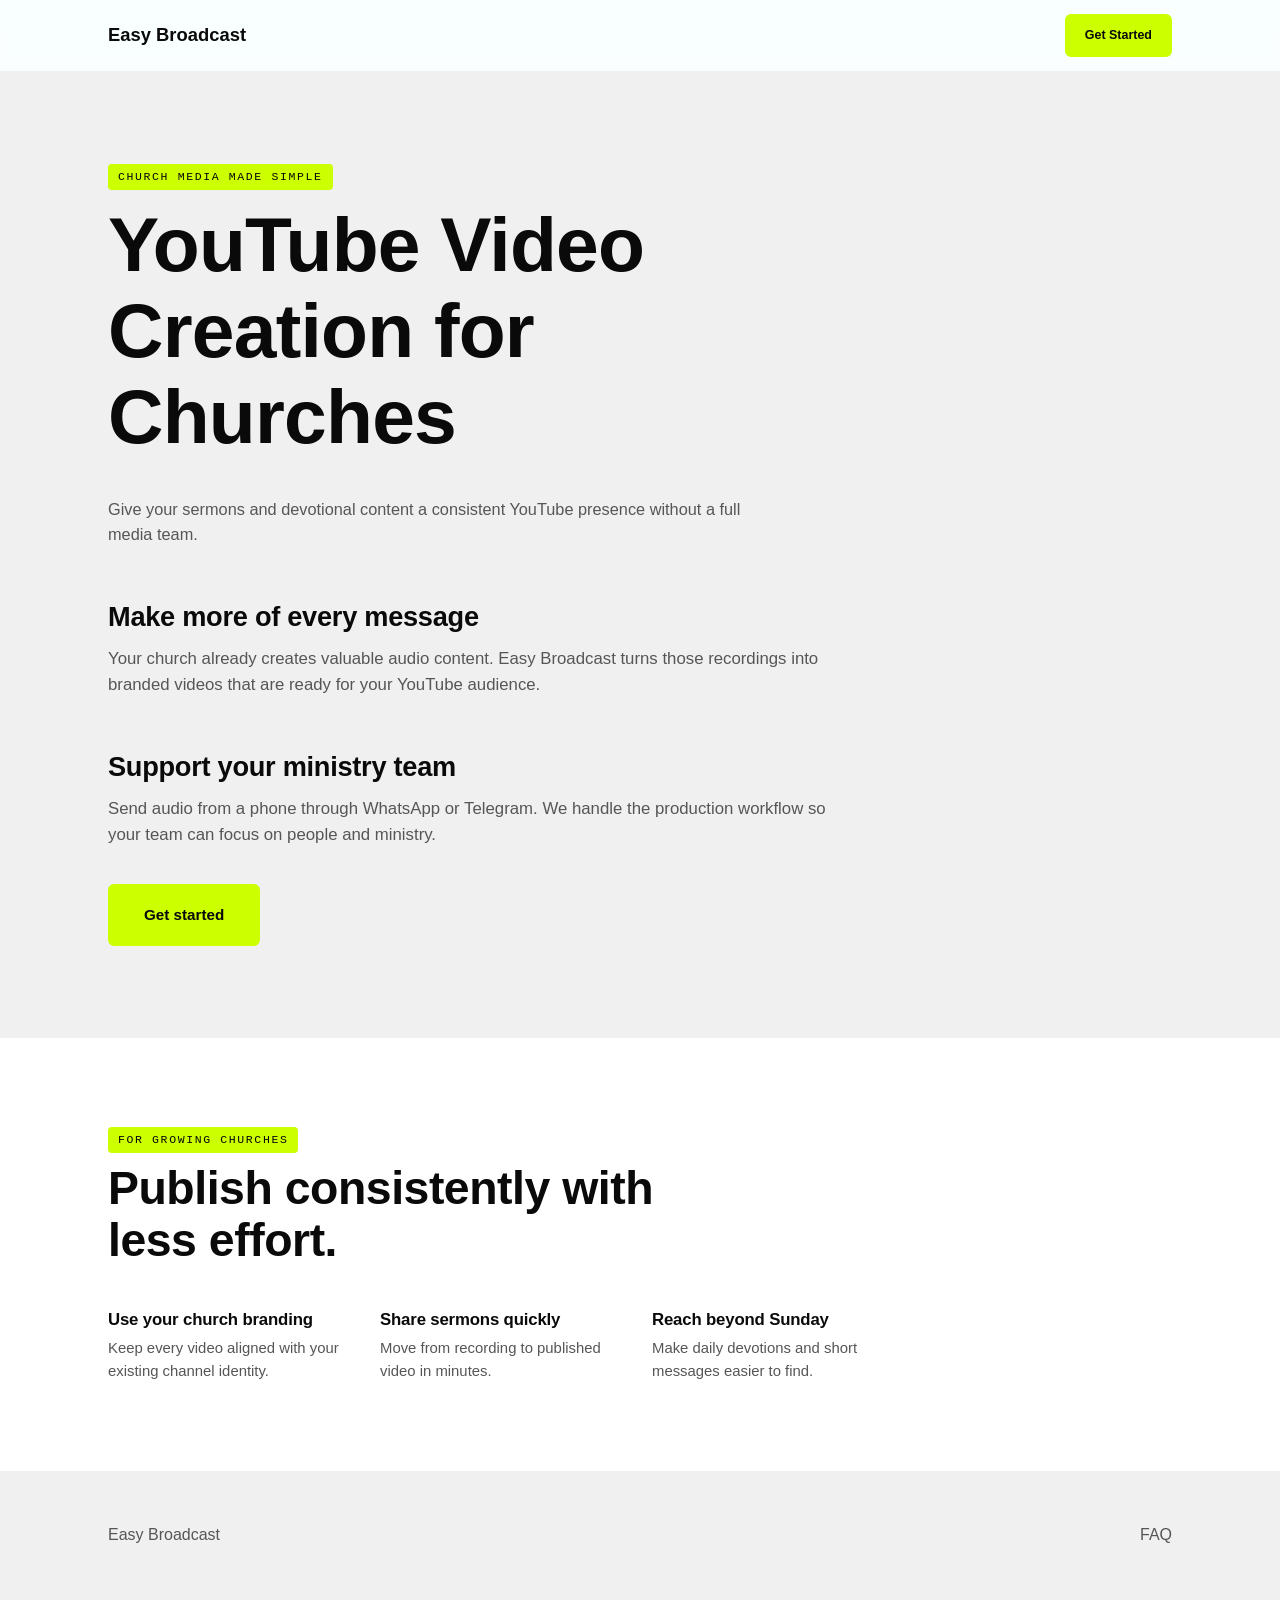
<file: youtube-video-creation-for-churches.html>
<!DOCTYPE html>
<html lang="en">
<head>
<meta charset="UTF-8">
<meta name="viewport" content="width=device-width, initial-scale=1.0">
<title>YouTube Video Creation for Churches | Easy Broadcast</title>
<meta name="description" content="Help your church publish sermons, prayers, and devotions on YouTube with branded video creation and automatic publishing.">
<link rel="canonical" href="https://easybroadcast.co.za/youtube-video-creation-for-churches.html">
<meta property="og:title" content="YouTube Video Creation for Churches | Easy Broadcast">
<meta property="og:description" content="Publish church sermons and devotions on YouTube without building a full media team.">
<meta property="og:type" content="website">
<meta property="og:url" content="https://easybroadcast.co.za/youtube-video-creation-for-churches.html">
<meta property="og:image" content="https://easybroadcast.co.za/hero-promo.jpg.jpeg">
<script type="application/ld+json">
{
  "@context": "https://schema.org",
  "@type": "Service",
  "name": "YouTube Video Creation for Churches",
  "serviceType": "Church YouTube video production",
  "provider": { "@type": "Organization", "name": "Easy Broadcast", "url": "https://easybroadcast.co.za/" },
  "url": "https://easybroadcast.co.za/youtube-video-creation-for-churches.html",
  "description": "Help churches publish sermons, prayers, and devotions on YouTube with branded video creation."
}
</script>
<link rel="stylesheet" href="style.css">
</head>
<body>
<header class="nav"><div class="wrap nav__inner"><a href="index.html#top" class="nav__logo">Easy Broadcast</a><a href="index.html#start" class="btn btn--sm btn--amber">Get Started</a></div></header>
<main>
<section class="about seo-page"><div class="wrap"><div class="section-head"><p class="eyebrow">Church media made simple</p><h1>YouTube Video Creation for Churches</h1><p class="section-lede">Give your sermons and devotional content a consistent YouTube presence without a full media team.</p></div><div class="seo-page__copy"><h2>Make more of every message</h2><p>Your church already creates valuable audio content. Easy Broadcast turns those recordings into branded videos that are ready for your YouTube audience.</p><h2>Support your ministry team</h2><p>Send audio from a phone through WhatsApp or Telegram. We handle the production workflow so your team can focus on people and ministry.</p><a href="index.html#start" class="btn btn--amber btn--lg">Get started</a></div></div></section>
<section class="benefits"><div class="wrap"><div class="section-head"><p class="eyebrow">For growing churches</p><h2>Publish consistently with less effort.</h2></div><div class="benefits__grid"><div class="benefit"><h3>Use your church branding</h3><p>Keep every video aligned with your existing channel identity.</p></div><div class="benefit"><h3>Share sermons quickly</h3><p>Move from recording to published video in minutes.</p></div><div class="benefit"><h3>Reach beyond Sunday</h3><p>Make daily devotions and short messages easier to find.</p></div></div></div></section>
</main>
<footer class="footer"><div class="wrap footer__inner"><a href="index.html">Easy Broadcast</a><a href="index.html#faq">FAQ</a></div></footer>
</body>
</html>
</file>
<file: style.css>
/* =========================================================
  EASY BROADCAST - Design token
   Palette: bold black / lime signal / white
     --ink        true black, dark sections & hero
     --navy       near-black variant for cards on black
     --paper      pure white, light sections
     --paper-dim  off-white/pale grey, cards on white
     --amber      lime signal accent, buttons/highlights
     --amber-deep hover state for lime (deeper, more olive)
   Type:
    display -> DM Sans (Google Sans-inspired, rounded and clean)
    body    -> DM Sans, with restrained bold weights
     mono    -> IBM Plex Mono (eyebrows/labels, dial-style numerals)
   ========================================================= */

:root {
  --ink: #0a0a0a;
  --navy: #171717;
  --paper: #ffffff;
  --paper-dim: #f0f0f0;
  --amber: #ccff00;
  --amber-deep: #a3d400;
  --cream-text: #ffffff;
  --cream-text-dim: #a8a8a8;
  --dark-text: #0a0a0a;
  --dark-text-dim: #565656;
  --border-dark: rgba(255, 255, 255, 0.14);
  --border-light: rgba(10, 10, 10, 0.14);
  --page-gradient: linear-gradient(to bottom, #bdeeff 0%, #edfaff 42%, #ffffff 100%);

  --font-display: "DM Sans", Arial, sans-serif;
  --font-body: "DM Sans", Arial, sans-serif;
  --font-mono: "IBM Plex Mono", monospace;

  --wrap: 1120px;
}

* { box-sizing: border-box; }
html { scroll-behavior: smooth; }

@media (prefers-reduced-motion: reduce) {
  html { scroll-behavior: auto; }
  * { animation-duration: 0.001ms !important; animation-iteration-count: 1 !important; transition-duration: 0.001ms !important; }
}

body {
  margin: 0;
  font-family: var(--font-body);
  color: var(--dark-text);
  background: var(--page-gradient);
  background-attachment: fixed;
  line-height: 1.55;
  -webkit-font-smoothing: antialiased;
}

img { max-width: 100%; display: block; }

.wrap {
  max-width: var(--wrap);
  margin: 0 auto;
  padding: 0 28px;
}

h1, h2, h3 {
  font-family: var(--font-display);
  font-weight: 700;
  line-height: 1.12;
  margin: 0 0 0.5em;
  letter-spacing: -0.01em;
}

h1 { font-weight: 700; }
h2 { font-size: clamp(2rem, 3.8vw, 2.9rem); }
h3 { font-size: 1.2rem; margin-bottom: 0.4em; text-transform: none; font-weight: 700; }

p { margin: 0 0 1em; }

a { color: inherit; text-decoration: none; }

.eyebrow {
  font-family: var(--font-mono);
  font-weight: 500;
  text-transform: uppercase;
  letter-spacing: 0.14em;
  font-size: 0.72rem;
  color: var(--dark-text);
  background: var(--amber);
  padding: 4px 10px;
  border-radius: 4px;
  margin: 0 0 0.9em;
  display: inline-block;
}
.eyebrow--dark { color: var(--dark-text); background: var(--amber); }

.section-head { max-width: 640px; margin-bottom: 44px; }
.section-lede { color: var(--dark-text-dim); font-size: 1.02rem; }

.seo-page { padding: 96px 0 84px; }
.seo-page h1 { font-size: clamp(2.4rem, 6vw, 4.8rem); max-width: 760px; }
.seo-page__copy { max-width: 720px; color: var(--dark-text-dim); font-size: 1.05rem; }
.seo-page__copy h2 { color: var(--dark-text); font-size: 1.7rem; margin-top: 2em; }
.seo-page__copy .btn { margin-top: 1.2rem; }

/* ---------- Buttons ---------- */
.btn {
  display: inline-flex;
  align-items: center;
  justify-content: center;
  font-family: var(--font-body);
  font-weight: 700;
  font-size: 0.9rem;
  letter-spacing: 0;
  padding: 14px 28px;
  border-radius: 6px;
  border: 2px solid transparent;
  cursor: pointer;
  transition: transform 0.15s ease, background 0.15s ease, border-color 0.15s ease, color 0.15s ease;
  white-space: nowrap;
}
.btn:hover { transform: translateY(-2px); }
.btn--lg { padding: 17px 34px; font-size: 0.95rem; }
.btn--sm { padding: 10px 18px; font-size: 0.78rem; }

.btn--amber { background: var(--amber); color: var(--ink); border-color: var(--amber); }
.btn--amber:hover { background: var(--ink); color: var(--amber); border-color: var(--ink); }

.btn--ghost { background: transparent; color: inherit; border-color: currentColor; opacity: 0.9; }
.btn--ghost:hover { opacity: 1; background: rgba(10,10,10,0.06); }

.btn--outline { background: transparent; color: var(--dark-text); border-color: var(--dark-text); width: 100%; }
.btn--outline:hover { background: var(--dark-text); color: var(--paper); }

/* ---------- Nav ---------- */
.nav {
  position: sticky;
  top: 0;
  z-index: 50;
  background: rgba(255, 255, 255, 0.92);
  backdrop-filter: saturate(140%) blur(8px);
}
.nav__inner {
  display: flex;
  align-items: center;
  justify-content: space-between;
  padding-top: 14px;
  padding-bottom: 14px;
}
.nav__logo {
  display: flex;
  align-items: center;
  gap: 10px;
  font-family: var(--font-display);
  font-weight: 700;
  font-size: 1.15rem;
  letter-spacing: 0;
  color: var(--dark-text);
}
.nav__mark { width: 30px; height: 30px; color: var(--dark-text); flex-shrink: 0; }
.nav__links { display: flex; gap: 28px; }
.nav__links a { font-size: 0.88rem; font-weight: 500; color: var(--dark-text-dim); letter-spacing: 0; }
.nav__links a:hover { color: var(--dark-text); }
.nav__links .nav__social {
  display: inline-flex;
  align-items: center;
  justify-content: center;
  width: 24px;
  height: 24px;
}
.nav__social svg {
  width: 17px;
  height: 17px;
}
.nav__social:hover { color: #1877f2; }
.nav__toggle {
  display: none;
  width: 42px;
  height: 42px;
  padding: 9px;
  border: 0;
  border-radius: 6px;
  background: transparent;
  color: var(--dark-text);
  cursor: pointer;
}
.nav__toggle span {
  display: block;
  height: 2px;
  margin: 5px 0;
  border-radius: 2px;
  background: currentColor;
  transition: transform 0.2s ease, opacity 0.2s ease;
}
.nav__toggle[aria-expanded="true"] span:first-child { transform: translateY(7px) rotate(45deg); }
.nav__toggle[aria-expanded="true"] span:nth-child(2) { opacity: 0; }
.nav__toggle[aria-expanded="true"] span:last-child { transform: translateY(-7px) rotate(-45deg); }

@media (max-width: 800px) {
  .nav__toggle { display: block; order: 2; }
  .nav__links {
    display: none;
    position: absolute;
    top: 100%;
    left: 28px;
    right: 28px;
    flex-direction: column;
    gap: 0;
    padding: 8px 0;
    background: var(--paper);
    border: 1px solid var(--border-light);
    border-radius: 6px;
    box-shadow: 0 12px 28px rgba(10, 10, 10, 0.1);
  }
  .nav__links.is-open { display: flex; }
  .nav__links a { padding: 12px 16px; }
  .nav__links .nav__social {
    display: flex;
    width: auto;
    height: auto;
    justify-content: flex-start;
  }
  .nav__links .nav__social svg { width: 19px; height: 19px; }
}

/* ---------- Hero ---------- */
.hero {
  background: transparent;
  color: var(--dark-text);
  padding: 80px 0 96px;
  overflow: hidden;
  text-align: center;
}
.hero .wrap { max-width: 1400px; }

.hero__inner {
  display: flex;
  flex-direction: column;
  gap: 48px;
}
.hero__copy {
  width: min(100%, 640px);
  margin: 0 auto;
  text-align: center;
}
.hero__headline {
  color: var(--dark-text);
  font-size: clamp(2.6rem, 6vw, 4.2rem);
}
.ink-amber { background: var(--amber); color: var(--ink); padding: 0 8px; }
.hero__sub {
  font-size: 1.15rem;
  color: var(--dark-text-dim);
  max-width: 48ch;
  margin-left: auto;
  margin-right: auto;
}
.hero__ctas { display: flex; justify-content: center; gap: 14px; flex-wrap: wrap; margin: 28px 0 18px; }
.hero__note { font-size: 0.85rem; color: var(--dark-text-dim); }
.hero__promo-link {
  display: block;
  width: 100%;
  margin: 24px auto 0;
  max-width: 640px;
  align-self: center;
  border-radius: 16px;
  overflow: hidden;
  box-shadow: 0 12px 28px rgba(10, 10, 10, 0.12);
  transition: transform 0.2s ease, box-shadow 0.2s ease;
}
.hero__promo-link:hover {
  transform: translateY(-3px);
  box-shadow: 0 16px 34px rgba(10, 10, 10, 0.18);
}
.hero__promo-image {
  width: 100%;
  max-width: 100%;
  height: auto;
  margin: 0 auto;
  display: block;
}

.hero__image {
  width: 100%;
  height: auto;
  border-radius: 14px;
}

/* Hero icon flow: audio -> YouTube */
.icon-flow {
  display: flex;
  align-items: center;
  justify-content: center;
  gap: 32px;
  flex-wrap: wrap;
  width: 100%;
}
.icon-tile {
  display: flex;
  flex-direction: column;
  align-items: center;
  gap: 16px;
  background: var(--paper-dim);
  border-radius: 24px;
  padding: 56px 60px;
  flex: 1;
  min-width: 220px;
}
.icon-tile--amber { background: var(--amber); }
.icon-tile__icon {
  width: 56px;
  height: 56px;
  color: var(--ink);
}
.icon-tile__label {
  font-family: var(--font-mono);
  font-weight: 700;
  font-size: 0.85rem;
  text-transform: uppercase;
  letter-spacing: 0.06em;
  color: var(--ink);
  margin: 0;
}
.icon-flow__arrow {
  width: 56px;
  height: 28px;
  color: var(--ink);
  flex-shrink: 0;
}

.waveform {
  display: flex;
  align-items: flex-end;
  justify-content: center;
  gap: 4px;
  height: 44px;
  width: 100%;
}
.waveform span {
  flex: 1;
  max-width: 6px;
  background: var(--amber);
  border-radius: 3px;
  animation: pulse 1.6s ease-in-out infinite;
}
.icon-tile--amber .waveform span { background: var(--ink); }
@keyframes pulse {
  0%, 100% { transform: scaleY(0.35); }
  50% { transform: scaleY(1); }
}

@media (max-width: 560px) {
  .icon-flow__arrow { transform: rotate(90deg); }
}

@media (max-width: 860px) {
  .hero { padding: 56px 0 64px; text-align: center; }
}

/* ---------- Problem ---------- */
.problem { background: transparent; padding: 80px 0; }
.problem__grid {
  display: grid;
  grid-template-columns: repeat(3, 1fr);
  gap: 32px;
}
.problem__num {
  font-family: var(--font-mono);
  color: var(--amber-deep);
  font-size: 0.85rem;
  margin-bottom: 10px;
}
.problem__item p:last-child { font-size: 1.05rem; color: var(--dark-text); }

@media (max-width: 760px) {
  .problem__grid { grid-template-columns: 1fr; }
}

/* ---------- How it works ---------- */
.how { background: var(--paper-dim); color: var(--dark-text); padding: 88px 0; }
.how .eyebrow { color: var(--dark-text); }
.how h2 { color: var(--dark-text); }

.steps {
  list-style: none;
  margin: 0; padding: 0;
  display: grid;
  grid-template-columns: repeat(3, 1fr);
  gap: 28px;
}
.step {
  background: var(--paper-dim);
  border-radius: 12px;
  padding: 30px 26px;
}
.step__icon {
  width: 34px;
  height: 34px;
  color: var(--ink);
  margin-bottom: 16px;
}
.step__num {
  display: inline-block;
  font-family: var(--font-mono);
  font-weight: 700;
  color: var(--ink);
  background: var(--amber);
  padding: 3px 9px;
  border-radius: 4px;
  font-size: 0.85rem;
  margin-bottom: 14px;
}
.step h3 { color: var(--dark-text); }
.step p { color: var(--dark-text-dim); font-size: 0.98rem; margin-bottom: 0; }

@media (max-width: 800px) {
  .steps { grid-template-columns: 1fr; }
}

/* ---------- Who it's for ---------- */
.who { background: transparent; padding: 88px 0; }
.who__grid {
  display: grid;
  grid-template-columns: repeat(3, 1fr);
  gap: 24px;
}
.who__card {
  background: var(--paper-dim);
  border-radius: 12px;
  padding: 26px 24px;
  transition: background 0.15s ease;
}
.who__card:hover { background: var(--amber); }
.who__card:hover p { color: var(--dark-text); }
.who__card p { color: var(--dark-text-dim); font-size: 0.96rem; margin-bottom: 0; }

@media (max-width: 900px) {
  .who__grid { grid-template-columns: repeat(2, 1fr); }
}
@media (max-width: 560px) {
  .who__grid { grid-template-columns: 1fr; }
}

/* ---------- Benefits ---------- */
.benefits { background: transparent; color: var(--dark-text); padding: 88px 0; }
.benefits h2 { color: var(--dark-text); }
.benefits__grid {
  display: grid;
  grid-template-columns: repeat(4, 1fr);
  gap: 24px;
}
.benefit__icon {
  width: 42px; height: 42px;
  display: flex; align-items: center; justify-content: center;
  border-radius: 6px;
  background: var(--amber);
  color: var(--ink);
  font-weight: 800;
  font-size: 1.1rem;
  margin-bottom: 16px;
}
.benefit h3 { color: var(--dark-text); font-size: 1.05rem; }
.benefit p { color: var(--dark-text-dim); font-size: 0.93rem; margin-bottom: 0; }

@media (max-width: 900px) {
  .benefits__grid { grid-template-columns: repeat(2, 1fr); }
}
@media (max-width: 560px) {
  .benefits__grid { grid-template-columns: 1fr; }
}

/* ---------- Pricing ---------- */
.pricing { background: transparent; padding: 88px 0; }
.pricing__grid {
  display: grid;
  grid-template-columns: repeat(3, 1fr);
  gap: 24px;
  align-items: start;
}
.plan {
  background: var(--paper-dim);
  border-radius: 14px;
  padding: 32px 28px;
  position: relative;
}
.plan--featured {
  background: var(--amber);
  color: var(--ink);
  transform: translateY(-10px);
}
.plan--featured h3, .plan--featured .plan__price { color: var(--ink); }
.plan--featured .plan__for { color: rgba(10,10,10,0.65); }
.plan--featured li { color: rgba(10,10,10,0.75); border-color: rgba(10,10,10,0.2); }
.plan--featured .plan__badge { background: var(--ink); color: var(--amber); }
.plan--featured .btn--amber { background: var(--ink); color: var(--amber); border-color: var(--ink); }
.plan--featured .btn--amber:hover { background: var(--paper); color: var(--ink); border-color: var(--ink); }

.plan__badge {
  position: absolute;
  top: -13px; left: 28px;
  background: var(--amber);
  color: var(--ink);
  font-family: var(--font-mono);
  font-weight: 700;
  font-size: 0.68rem;
  letter-spacing: 0.08em;
  text-transform: uppercase;
  padding: 5px 12px;
  border-radius: 4px;
}
.plan__price { font-family: var(--font-display); font-size: 2.1rem; margin-bottom: 2px; }
.plan__price span { font-size: 1rem; font-family: var(--font-body); color: var(--dark-text-dim); }
.plan__for { font-size: 0.88rem; color: var(--dark-text-dim); margin-bottom: 22px; }
.plan ul { list-style: none; margin: 0 0 26px; padding: 0; }
.plan li {
  padding: 10px 0;
  border-top: 1px solid var(--border-light);
  font-size: 0.93rem;
  color: var(--dark-text-dim);
}
.plan li:first-child { border-top: none; }

@media (max-width: 900px) {
  .pricing__grid { grid-template-columns: 1fr; }
  .plan--featured { transform: none; }
}

/* ---------- Testimonials ---------- */
.testimonials { background: var(--paper-dim); color: var(--dark-text); padding: 88px 0; }
.testimonials h2 { color: var(--dark-text); max-width: 520px; }
.testimonials__grid {
  display: grid;
  grid-template-columns: repeat(3, 1fr);
  gap: 24px;
}
.testimonial {
  margin: 0;
  background: var(--paper);
  border-radius: 12px;
  padding: 26px 24px;
  box-shadow: 0 1px 3px rgba(10,10,10,0.08);
}
.testimonial p { color: var(--dark-text); font-size: 0.98rem; }
.testimonial cite {
  font-style: normal;
  font-family: var(--font-mono);
  font-size: 0.75rem;
  color: var(--dark-text-dim);
}

@media (max-width: 900px) {
  .testimonials__grid { grid-template-columns: 1fr; }
}

/* ---------- FAQ ---------- */
.faq { background: transparent; padding: 88px 0; }
.accordion { max-width: 720px; display: flex; flex-direction: column; gap: 10px; }
.accordion__item { background: var(--paper-dim); border-radius: 12px; padding: 0 20px; }
.accordion__trigger {
  width: 100%;
  display: flex;
  align-items: center;
  justify-content: space-between;
  gap: 20px;
  background: none;
  border: none;
  font-family: var(--font-body);
  font-size: 1rem;
  font-weight: 700;
  color: var(--dark-text);
  padding: 20px 4px;
  cursor: pointer;
  text-align: left;
}
.accordion__icon {
  font-family: var(--font-mono);
  font-weight: 700;
  color: var(--ink);
  background: var(--amber);
  width: 22px; height: 22px;
  display: flex; align-items: center; justify-content: center;
  border-radius: 4px;
  font-size: 1rem;
  transition: transform 0.2s ease;
  flex-shrink: 0;
}
.accordion__trigger[aria-expanded="true"] .accordion__icon { transform: rotate(45deg); }
.accordion__panel {
  max-height: 0;
  overflow: hidden;
  transition: max-height 0.25s ease;
}
.accordion__panel p {
  padding: 0 4px 20px;
  color: var(--dark-text-dim);
  margin: 0;
}

/* ---------- About ---------- */
.about { background: var(--paper-dim); color: var(--dark-text); padding: 92px 0; }
.about h2 { color: var(--dark-text); }
.about__inner { display: grid; grid-template-columns: 0.8fr 1.2fr; gap: 56px; }
.about__copy p { color: var(--dark-text-dim); font-size: 1.02rem; }
.about__sign {
  font-family: var(--font-display);
  text-transform: uppercase;
  font-weight: 700;
  color: var(--ink) !important;
  background: var(--amber);
  display: inline-block;
  padding: 4px 10px;
  font-size: 1.05rem;
  margin-top: 24px;
}

@media (max-width: 860px) {
  .about__inner { grid-template-columns: 1fr; }
}

/* ---------- CTA / Form ---------- */
.cta { background: transparent; padding: 92px 0; }
.cta__inner { display: flex; flex-direction: column; align-items: flex-start; }
.form {
  width: 100%;
  max-width: 560px;
  background: var(--paper-dim);
  border-radius: 16px;
  padding: 36px;
}
.form__row { margin-bottom: 20px; }
.form__row label {
  display: block;
  font-size: 0.8rem;
  font-weight: 700;
  text-transform: uppercase;
  letter-spacing: 0.03em;
  margin-bottom: 8px;
  color: var(--dark-text);
}
.form__row input, .form__row textarea {
  width: 100%;
  padding: 12px 14px;
  border-radius: 8px;
  border: none;
  background: var(--paper);
  font-family: var(--font-body);
  font-size: 0.96rem;
  color: var(--dark-text);
  resize: vertical;
  box-shadow: 0 1px 3px rgba(10,10,10,0.08) inset;
}
.form__row input:focus, .form__row textarea:focus {
  outline: 2px solid var(--amber);
  outline-offset: 1px;
}
.form__note {
  margin: 14px 0 0;
  font-size: 0.9rem;
  font-weight: 600;
  color: var(--dark-text);
  min-height: 1.2em;
}
.cf-turnstile { margin: 0 0 20px; }

/* ---------- Lead chat popup ---------- */
.lead-chat-open { overflow: hidden; }

.lead-chat-popup {
  position: fixed;
  inset: 0;
  display: flex;
  align-items: flex-end;
  justify-content: flex-end;
  padding: 24px;
  background: rgba(10, 10, 10, 0.38);
  z-index: 120;
  opacity: 0;
  pointer-events: none;
  transition: opacity 0.25s ease;
}
.lead-chat-popup.is-visible {
  opacity: 1;
  pointer-events: auto;
}
.lead-chat-popup.is-minimized {
  background: transparent;
  pointer-events: none;
}
.lead-chat-popup.is-minimized .lead-chat-modal {
  display: none;
}
.lead-chat-modal {
  position: relative;
  width: min(100%, 420px);
  background: #fff;
  border-radius: 20px 20px 18px 18px;
  box-shadow: 0 24px 80px rgba(10, 10, 10, 0.2);
  border: 1px solid rgba(10, 10, 10, 0.05);
  overflow: hidden;
}
.lead-chat-header {
  position: relative;
  display: flex;
  align-items: center;
  justify-content: center;
  padding: 18px 38px 14px 20px;
  background: var(--ink);
  color: var(--paper);
  font-size: 0.8rem;
  letter-spacing: 0.06em;
  text-transform: uppercase;
}
.lead-chat-header strong {
  font-size: 0.9rem;
  letter-spacing: 0.08em;
}
.lead-chat-header-label {
  position: absolute;
  inset: 0;
  display: flex;
  align-items: center;
  justify-content: center;
  color: rgba(255,255,255,0.12);
  z-index: 0;
}
.lead-chat-admin-avatar {
  position: absolute;
  left: 14px;
  top: 50%;
  width: 38px;
  height: 38px;
  border-radius: 50%;
  object-fit: cover;
  object-position: center top;
  background: var(--amber);
  transform: translateY(-50%);
  z-index: 1;
}
.lead-chat-close {
  position: absolute;
  top: 10px;
  right: 10px;
  width: 30px;
  height: 30px;
  border: 0;
  border-radius: 50%;
  background: rgba(255,255,255,0.16);
  cursor: pointer;
  font-size: 1.35rem;
  line-height: 1;
  color: var(--paper);
  z-index: 2;
}
.lead-chat-minimize {
  position: absolute;
  top: 10px;
  right: 48px;
  width: 30px;
  height: 30px;
  border: 0;
  border-radius: 50%;
  background: rgba(255,255,255,0.16);
  cursor: pointer;
  font-size: 1.25rem;
  line-height: 1;
  color: var(--paper);
  z-index: 2;
}
.lead-chat-restore {
  display: none;
  position: fixed;
  right: 24px;
  bottom: 24px;
  border: 0;
  border-radius: 999px;
  padding: 12px 18px;
  background: var(--ink);
  color: var(--paper);
  cursor: pointer;
  box-shadow: 0 12px 30px rgba(10,10,10,0.2);
  pointer-events: auto;
  z-index: 121;
}
.lead-chat-restore-avatar {
  position: relative;
  display: inline-block;
  width: 38px;
  height: 38px;
  margin-right: 7px;
  border-radius: 50%;
  object-fit: cover;
  object-position: center top;
  background: var(--amber);
  vertical-align: middle;
}
.lead-chat-popup.is-minimized .lead-chat-restore {
  display: block;
}
.lead-chat-body {
  display: flex;
  flex-direction: column;
  gap: 12px;
  min-height: 150px;
  max-height: 260px;
  overflow: auto;
  padding: 18px 16px 12px;
  background: #f8f9fb;
}
.lead-chat-bubble {
  max-width: 84%;
  padding: 10px 14px;
  border-radius: 16px;
  font-size: 0.94rem;
  line-height: 1.45;
}
.lead-chat-message {
  display: block;
}
.lead-chat-time {
  display: block;
  margin-top: 5px;
  font-size: 0.68rem;
  line-height: 1;
  opacity: 0.58;
  text-align: right;
}
.lead-chat-bubble--bot {
  align-self: flex-start;
  background: #eef3ff;
  color: var(--dark-text);
  border-bottom-left-radius: 6px;
}
.lead-chat-bubble--user {
  align-self: flex-end;
  background: var(--amber);
  color: var(--ink);
  border-bottom-right-radius: 6px;
}
.lead-chat-typing {
  display: inline-flex;
  align-items: center;
  gap: 6px;
  padding: 10px 12px;
  min-width: 70px;
}
.lead-chat-typing-label {
  margin-right: 2px;
  font-size: 0.78rem;
  color: rgba(17, 17, 17, 0.62);
}
.lead-chat-typing .lead-chat-time {
  display: none;
}
.lead-chat-typing-dot {
  width: 7px;
  height: 7px;
  border-radius: 50%;
  background: rgba(17, 17, 17, 0.56);
  animation: lead-chat-bounce 1.1s infinite ease-in-out;
}
.lead-chat-typing-dot:nth-child(3) { animation-delay: 0.15s; }
.lead-chat-typing-dot:nth-child(4) { animation-delay: 0.3s; }

@keyframes lead-chat-bounce {
  0%, 80%, 100% { transform: translateY(0); opacity: 0.35; }
  40% { transform: translateY(-4px); opacity: 1; }
}
.lead-chat-form {
  display: flex;
  flex-wrap: wrap;
  gap: 10px;
  align-items: flex-end;
  padding: 14px 16px 18px;
  background: #fff;
}
.lead-chat-turnstile {
  width: 100%;
  display: flex;
  justify-content: center;
  margin-top: 4px;
}
.lead-chat-turnstile .cf-turnstile {
  transform: scale(0.92);
  transform-origin: center center;
  margin: 0;
}
.lead-chat-input-wrap {
  position: relative;
  flex: 1;
}
.lead-chat-input {
  width: 100%;
  padding: 12px 14px;
  border: 1px solid rgba(10,10,10,0.12);
  border-radius: 12px;
  font-size: 0.96rem;
  color: var(--dark-text);
  background: #fff;
}
.lead-chat-textarea {
  display: none;
  resize: vertical;
  min-height: 90px;
}
.lead-chat-input:focus {
  outline: 2px solid rgba(204, 255, 0, 0.8);
  border-color: rgba(204, 255, 0, 0.8);
}
.lead-chat-start {
  width: 100%;
  justify-content: center;
}
.lead-chat-form .btn {
  padding: 12px 16px;
  min-width: 90px;
}

/* ---------- Footer ---------- */
.footer { background: var(--paper-dim); color: var(--dark-text-dim); padding: 52px 0 24px; }
.footer__inner {
  display: flex;
  justify-content: space-between;
  align-items: flex-start;
  flex-wrap: wrap;
  gap: 24px;
  padding-bottom: 32px;
  margin-bottom: 20px;
}
.footer__logo { font-family: var(--font-display); font-weight: 700; text-transform: uppercase; font-size: 1.2rem; color: var(--dark-text); margin-bottom: 6px; }
.footer__tag { font-size: 0.88rem; margin: 0; }
.footer__links { display: flex; gap: 22px; flex-wrap: wrap; }
.footer__links a { font-size: 0.88rem; }
.footer__links a:hover { color: var(--dark-text); }
.footer__copy { font-size: 0.8rem; margin: 0; }

/* ---------- Scroll reveal ---------- */
.reveal {
  opacity: 0;
  transform: translateY(16px);
  transition: opacity 0.6s ease, transform 0.6s ease;
}
.reveal.is-visible {
  opacity: 1;
  transform: translateY(0);
}
</file>
